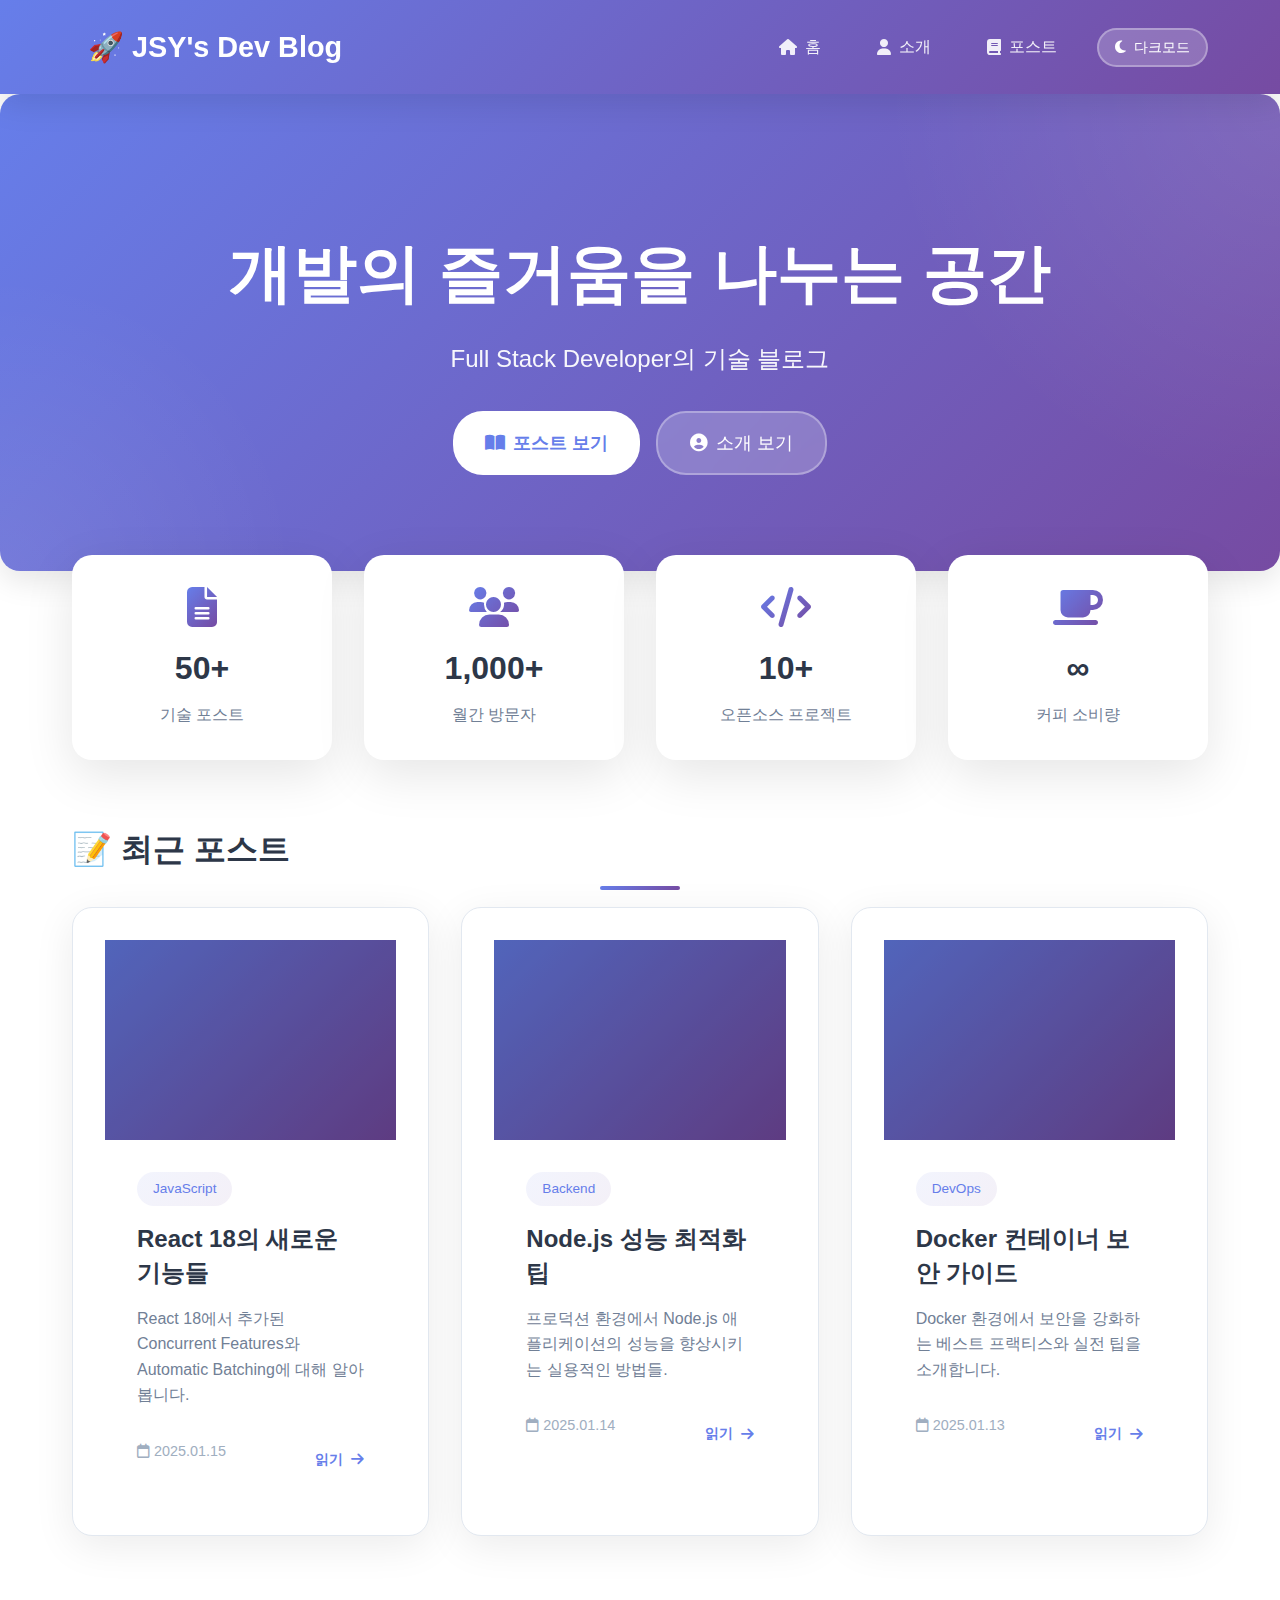
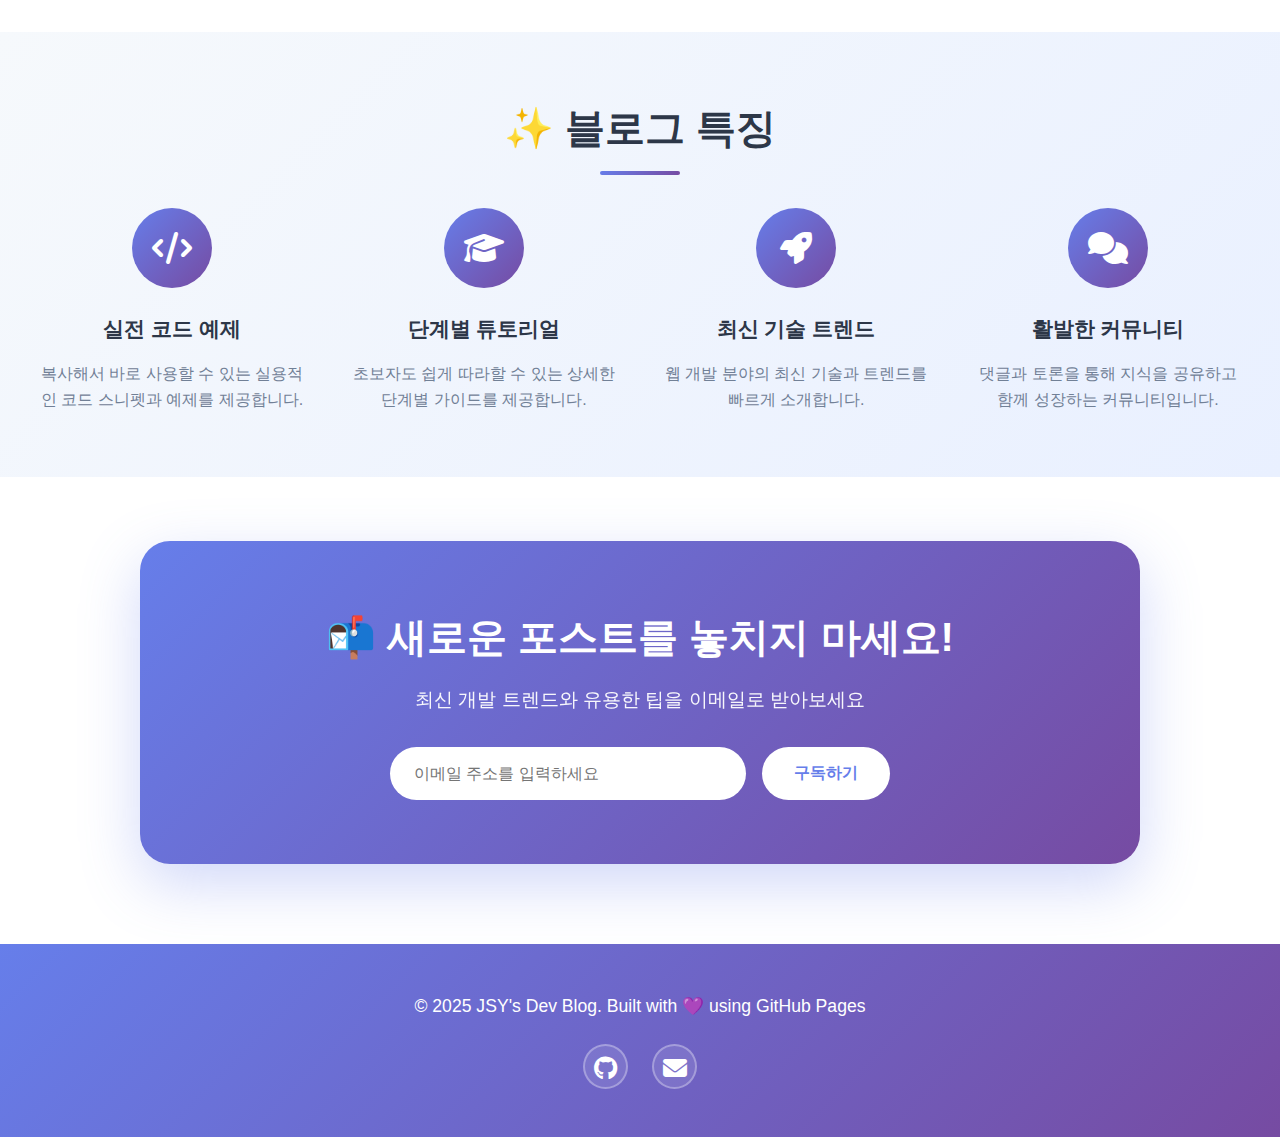
<file: index.html>
<!DOCTYPE html>
<html lang="ko">
<head>
    <meta charset="UTF-8">
    <meta name="viewport" content="width=device-width, initial-scale=1.0">
    <title>JSY's Dev Blog - Full Stack Developer</title>
    <link rel="stylesheet" href="modern-style.css">
    <link rel="stylesheet" href="https://cdnjs.cloudflare.com/ajax/libs/font-awesome/6.5.1/css/all.min.css">
    <style>
        /* 히어로 섹션 */
        .hero {
            background: linear-gradient(135deg, #667eea 0%, #764ba2 100%);
            color: white;
            padding: 8rem 2rem 6rem;
            text-align: center;
            position: relative;
            overflow: hidden;
        }
        
        .hero::before {
            content: '';
            position: absolute;
            width: 800px;
            height: 800px;
            background: radial-gradient(circle, rgba(255,255,255,0.1) 0%, transparent 70%);
            top: -400px;
            right: -400px;
            animation: floatAnimation 20s ease-in-out infinite;
        }
        
        .hero::after {
            content: '';
            position: absolute;
            width: 600px;
            height: 600px;
            background: radial-gradient(circle, rgba(255,255,255,0.08) 0%, transparent 70%);
            bottom: -300px;
            left: -300px;
            animation: floatAnimation 25s ease-in-out infinite reverse;
        }
        
        @keyframes floatAnimation {
            0%, 100% { transform: translate(0, 0) rotate(0deg); }
            50% { transform: translate(-30px, 30px) rotate(180deg); }
        }
        
        .hero h1 {
            font-size: 4rem;
            margin-bottom: 1rem;
            font-weight: 700;
            z-index: 1;
            position: relative;
            animation: fadeInUp 1s ease;
        }
        
        @keyframes fadeInUp {
            from {
                opacity: 0;
                transform: translateY(30px);
            }
            to {
                opacity: 1;
                transform: translateY(0);
            }
        }
        
        .hero .subtitle {
            font-size: 1.5rem;
            margin-bottom: 2rem;
            opacity: 0.95;
            animation: fadeInUp 1s ease 0.2s both;
        }
        
        .hero-buttons {
            display: flex;
            gap: 1rem;
            justify-content: center;
            flex-wrap: wrap;
            z-index: 1;
            position: relative;
            animation: fadeInUp 1s ease 0.4s both;
        }
        
        .btn-primary, .btn-secondary {
            padding: 1rem 2rem;
            border-radius: 30px;
            text-decoration: none;
            font-size: 1.1rem;
            transition: all 0.3s ease;
            display: inline-flex;
            align-items: center;
            gap: 0.5rem;
        }
        
        .btn-primary {
            background: white;
            color: #667eea;
            font-weight: 600;
        }
        
        .btn-primary:hover {
            transform: translateY(-3px);
            box-shadow: 0 15px 30px rgba(0,0,0,0.2);
        }
        
        .btn-secondary {
            background: rgba(255,255,255,0.2);
            color: white;
            backdrop-filter: blur(10px);
            border: 2px solid rgba(255,255,255,0.3);
        }
        
        .btn-secondary:hover {
            background: rgba(255,255,255,0.3);
            transform: translateY(-3px);
        }
        
        /* 통계 섹션 */
        .stats-section {
            display: grid;
            grid-template-columns: repeat(auto-fit, minmax(200px, 1fr));
            gap: 2rem;
            max-width: 1200px;
            margin: -4rem auto 4rem;
            padding: 0 2rem;
            z-index: 10;
            position: relative;
        }
        
        .stat-card {
            background: white;
            padding: 2rem;
            border-radius: 20px;
            box-shadow: 0 15px 50px rgba(0,0,0,0.1);
            text-align: center;
            transition: all 0.3s ease;
        }
        
        .stat-card:hover {
            transform: translateY(-10px);
            box-shadow: 0 20px 60px rgba(102,126,234,0.2);
        }
        
        .stat-card i {
            font-size: 2.5rem;
            background: linear-gradient(135deg, #667eea 0%, #764ba2 100%);
            -webkit-background-clip: text;
            -webkit-text-fill-color: transparent;
            margin-bottom: 1rem;
        }
        
        .stat-card h3 {
            font-size: 2rem;
            color: #2d3748;
            margin-bottom: 0.5rem;
        }
        
        .stat-card p {
            color: #718096;
            font-size: 1rem;
        }
        
        /* 최근 포스트 섹션 */
        .recent-posts {
            max-width: 1200px;
            margin: 0 auto;
            padding: 0 2rem 4rem;
        }
        
        .section-title {
            text-align: center;
            font-size: 2.5rem;
            color: #2d3748;
            margin-bottom: 3rem;
            position: relative;
        }
        
        .section-title::after {
            content: '';
            position: absolute;
            bottom: -15px;
            left: 50%;
            transform: translateX(-50%);
            width: 80px;
            height: 4px;
            background: linear-gradient(135deg, #667eea 0%, #764ba2 100%);
            border-radius: 2px;
        }
        
        .posts-grid {
            display: grid;
            grid-template-columns: repeat(auto-fit, minmax(350px, 1fr));
            gap: 2rem;
        }
        
        .post-card {
            background: white;
            border-radius: 20px;
            overflow: hidden;
            box-shadow: 0 10px 40px rgba(0,0,0,0.08);
            transition: all 0.3s ease;
            cursor: pointer;
        }
        
        .post-card:hover {
            transform: translateY(-10px);
            box-shadow: 0 20px 60px rgba(102,126,234,0.15);
        }
        
        .post-thumbnail {
            height: 200px;
            background: linear-gradient(135deg, #667eea 0%, #764ba2 100%);
            position: relative;
            overflow: hidden;
        }
        
        .post-thumbnail::after {
            content: '';
            position: absolute;
            top: 0;
            left: 0;
            right: 0;
            bottom: 0;
            background: rgba(0,0,0,0.2);
            transition: opacity 0.3s;
        }
        
        .post-card:hover .post-thumbnail::after {
            opacity: 0;
        }
        
        .post-content {
            padding: 2rem;
        }
        
        .post-category {
            display: inline-block;
            background: linear-gradient(135deg, #667eea15 0%, #764ba215 100%);
            color: #667eea;
            padding: 0.4rem 1rem;
            border-radius: 20px;
            font-size: 0.85rem;
            margin-bottom: 1rem;
        }
        
        .post-title {
            font-size: 1.5rem;
            color: #2d3748;
            margin-bottom: 1rem;
            line-height: 1.4;
        }
        
        .post-excerpt {
            color: #718096;
            line-height: 1.6;
            margin-bottom: 1.5rem;
        }
        
        .post-meta {
            display: flex;
            justify-content: space-between;
            align-items: center;
            color: #a0aec0;
            font-size: 0.9rem;
        }
        
        .read-more {
            color: #667eea;
            font-weight: 600;
            text-decoration: none;
            display: inline-flex;
            align-items: center;
            gap: 0.5rem;
            transition: gap 0.3s;
        }
        
        .read-more:hover {
            gap: 1rem;
        }
        
        /* 특징 섹션 */
        .features-section {
            background: linear-gradient(135deg, #f6f9fc 0%, #e9f0ff 100%);
            padding: 4rem 2rem;
            margin-bottom: 4rem;
        }
        
        .features-grid {
            max-width: 1200px;
            margin: 0 auto;
            display: grid;
            grid-template-columns: repeat(auto-fit, minmax(250px, 1fr));
            gap: 3rem;
        }
        
        .feature-card {
            text-align: center;
        }
        
        .feature-icon {
            width: 80px;
            height: 80px;
            background: linear-gradient(135deg, #667eea 0%, #764ba2 100%);
            border-radius: 50%;
            display: flex;
            align-items: center;
            justify-content: center;
            margin: 0 auto 1.5rem;
            font-size: 2rem;
            color: white;
            transition: transform 0.3s;
        }
        
        .feature-card:hover .feature-icon {
            transform: scale(1.1) rotate(5deg);
        }
        
        .feature-card h3 {
            color: #2d3748;
            font-size: 1.3rem;
            margin-bottom: 1rem;
        }
        
        .feature-card p {
            color: #718096;
            line-height: 1.6;
        }
        
        /* CTA 섹션 */
        .cta-section {
            background: linear-gradient(135deg, #667eea 0%, #764ba2 100%);
            padding: 4rem 2rem;
            text-align: center;
            color: white;
            border-radius: 30px;
            max-width: 1000px;
            margin: 0 auto 4rem;
            box-shadow: 0 20px 60px rgba(102,126,234,0.3);
        }
        
        .cta-section h2 {
            font-size: 2.5rem;
            margin-bottom: 1rem;
        }
        
        .cta-section p {
            font-size: 1.2rem;
            margin-bottom: 2rem;
            opacity: 0.95;
        }
        
        .newsletter-form {
            display: flex;
            gap: 1rem;
            max-width: 500px;
            margin: 0 auto;
            flex-wrap: wrap;
            justify-content: center;
        }
        
        .newsletter-form input {
            flex: 1;
            min-width: 250px;
            padding: 1rem 1.5rem;
            border-radius: 30px;
            border: none;
            font-size: 1rem;
        }
        
        .newsletter-form button {
            padding: 1rem 2rem;
            border-radius: 30px;
            border: none;
            background: white;
            color: #667eea;
            font-weight: 600;
            font-size: 1rem;
            cursor: pointer;
            transition: all 0.3s;
        }
        
        .newsletter-form button:hover {
            transform: translateY(-3px);
            box-shadow: 0 15px 30px rgba(0,0,0,0.2);
        }
    </style>
</head>
<body>
    <header>
        <nav>
            <h1><a href="index.html">🚀 JSY's Dev Blog</a></h1>
            <ul>
                <li><a href="index.html"><i class="fas fa-home"></i> 홈</a></li>
                <li><a href="about.html"><i class="fas fa-user"></i> 소개</a></li>
                <li><a href="posts.html"><i class="fas fa-book"></i> 포스트</a></li>
                <li><button class="theme-toggle" onclick="toggleTheme()"><i class="fas fa-moon"></i> 다크모드</button></li>
            </ul>
        </nav>
    </header>

    <section class="hero">
        <h1>개발의 즐거움을 나누는 공간</h1>
        <p class="subtitle">Full Stack Developer의 기술 블로그</p>
        <div class="hero-buttons">
            <a href="posts.html" class="btn-primary">
                <i class="fas fa-book-open"></i> 포스트 보기
            </a>
            <a href="about.html" class="btn-secondary">
                <i class="fas fa-user-circle"></i> 소개 보기
            </a>
        </div>
    </section>

    <section class="stats-section">
        <div class="stat-card">
            <i class="fas fa-file-alt"></i>
            <h3>50+</h3>
            <p>기술 포스트</p>
        </div>
        <div class="stat-card">
            <i class="fas fa-users"></i>
            <h3>1,000+</h3>
            <p>월간 방문자</p>
        </div>
        <div class="stat-card">
            <i class="fas fa-code"></i>
            <h3>10+</h3>
            <p>오픈소스 프로젝트</p>
        </div>
        <div class="stat-card">
            <i class="fas fa-coffee"></i>
            <h3>∞</h3>
            <p>커피 소비량</p>
        </div>
    </section>

    <section class="recent-posts">
        <h2 class="section-title">📝 최근 포스트</h2>
        <div class="posts-grid">
            <article class="post-card">
                <div class="post-thumbnail"></div>
                <div class="post-content">
                    <span class="post-category">JavaScript</span>
                    <h3 class="post-title">React 18의 새로운 기능들</h3>
                    <p class="post-excerpt">React 18에서 추가된 Concurrent Features와 Automatic Batching에 대해 알아봅니다.</p>
                    <div class="post-meta">
                        <span><i class="far fa-calendar"></i> 2025.01.15</span>
                        <a href="#" class="read-more">읽기 <i class="fas fa-arrow-right"></i></a>
                    </div>
                </div>
            </article>
            
            <article class="post-card">
                <div class="post-thumbnail"></div>
                <div class="post-content">
                    <span class="post-category">Backend</span>
                    <h3 class="post-title">Node.js 성능 최적화 팁</h3>
                    <p class="post-excerpt">프로덕션 환경에서 Node.js 애플리케이션의 성능을 향상시키는 실용적인 방법들.</p>
                    <div class="post-meta">
                        <span><i class="far fa-calendar"></i> 2025.01.14</span>
                        <a href="#" class="read-more">읽기 <i class="fas fa-arrow-right"></i></a>
                    </div>
                </div>
            </article>
            
            <article class="post-card">
                <div class="post-thumbnail"></div>
                <div class="post-content">
                    <span class="post-category">DevOps</span>
                    <h3 class="post-title">Docker 컨테이너 보안 가이드</h3>
                    <p class="post-excerpt">Docker 환경에서 보안을 강화하는 베스트 프랙티스와 실전 팁을 소개합니다.</p>
                    <div class="post-meta">
                        <span><i class="far fa-calendar"></i> 2025.01.13</span>
                        <a href="#" class="read-more">읽기 <i class="fas fa-arrow-right"></i></a>
                    </div>
                </div>
            </article>
        </div>
    </section>

    <section class="features-section">
        <h2 class="section-title">✨ 블로그 특징</h2>
        <div class="features-grid">
            <div class="feature-card">
                <div class="feature-icon">
                    <i class="fas fa-code"></i>
                </div>
                <h3>실전 코드 예제</h3>
                <p>복사해서 바로 사용할 수 있는 실용적인 코드 스니펫과 예제를 제공합니다.</p>
            </div>
            <div class="feature-card">
                <div class="feature-icon">
                    <i class="fas fa-graduation-cap"></i>
                </div>
                <h3>단계별 튜토리얼</h3>
                <p>초보자도 쉽게 따라할 수 있는 상세한 단계별 가이드를 제공합니다.</p>
            </div>
            <div class="feature-card">
                <div class="feature-icon">
                    <i class="fas fa-rocket"></i>
                </div>
                <h3>최신 기술 트렌드</h3>
                <p>웹 개발 분야의 최신 기술과 트렌드를 빠르게 소개합니다.</p>
            </div>
            <div class="feature-card">
                <div class="feature-icon">
                    <i class="fas fa-comments"></i>
                </div>
                <h3>활발한 커뮤니티</h3>
                <p>댓글과 토론을 통해 지식을 공유하고 함께 성장하는 커뮤니티입니다.</p>
            </div>
        </div>
    </section>

    <section class="cta-section">
        <h2>📬 새로운 포스트를 놓치지 마세요!</h2>
        <p>최신 개발 트렌드와 유용한 팁을 이메일로 받아보세요</p>
        <form class="newsletter-form" onsubmit="subscribeNewsletter(event)">
            <input type="email" placeholder="이메일 주소를 입력하세요" required>
            <button type="submit">구독하기</button>
        </form>
    </section>

    <footer>
        <p>© 2025 JSY's Dev Blog. Built with 💜 using GitHub Pages</p>
        <div class="social-links">
            <a href="https://github.com/jsy0703" target="_blank"><i class="fab fa-github"></i></a>
            <a href="mailto:jsy0703@example.com"><i class="fas fa-envelope"></i></a>
        </div>
    </footer>

    <script>
        function toggleTheme() {
            const body = document.body;
            const button = document.querySelector('.theme-toggle');
            
            if (body.getAttribute('data-theme') === 'dark') {
                body.removeAttribute('data-theme');
                button.innerHTML = '<i class="fas fa-moon"></i> 다크모드';
                localStorage.setItem('theme', 'light');
            } else {
                body.setAttribute('data-theme', 'dark');
                button.innerHTML = '<i class="fas fa-sun"></i> 라이트모드';
                localStorage.setItem('theme', 'dark');
            }
        }
        
        function subscribeNewsletter(event) {
            event.preventDefault();
            alert('구독해 주셔서 감사합니다! 곧 확인 이메일을 보내드리겠습니다.');
            event.target.reset();
        }
        
        // 페이지 로드 시 저장된 테마 적용
        window.addEventListener('DOMContentLoaded', () => {
            const savedTheme = localStorage.getItem('theme');
            if (savedTheme === 'dark') {
                document.body.setAttribute('data-theme', 'dark');
                document.querySelector('.theme-toggle').innerHTML = '<i class="fas fa-sun"></i> 라이트모드';
            }
        });
    </script>
</body>
</html>
</file>
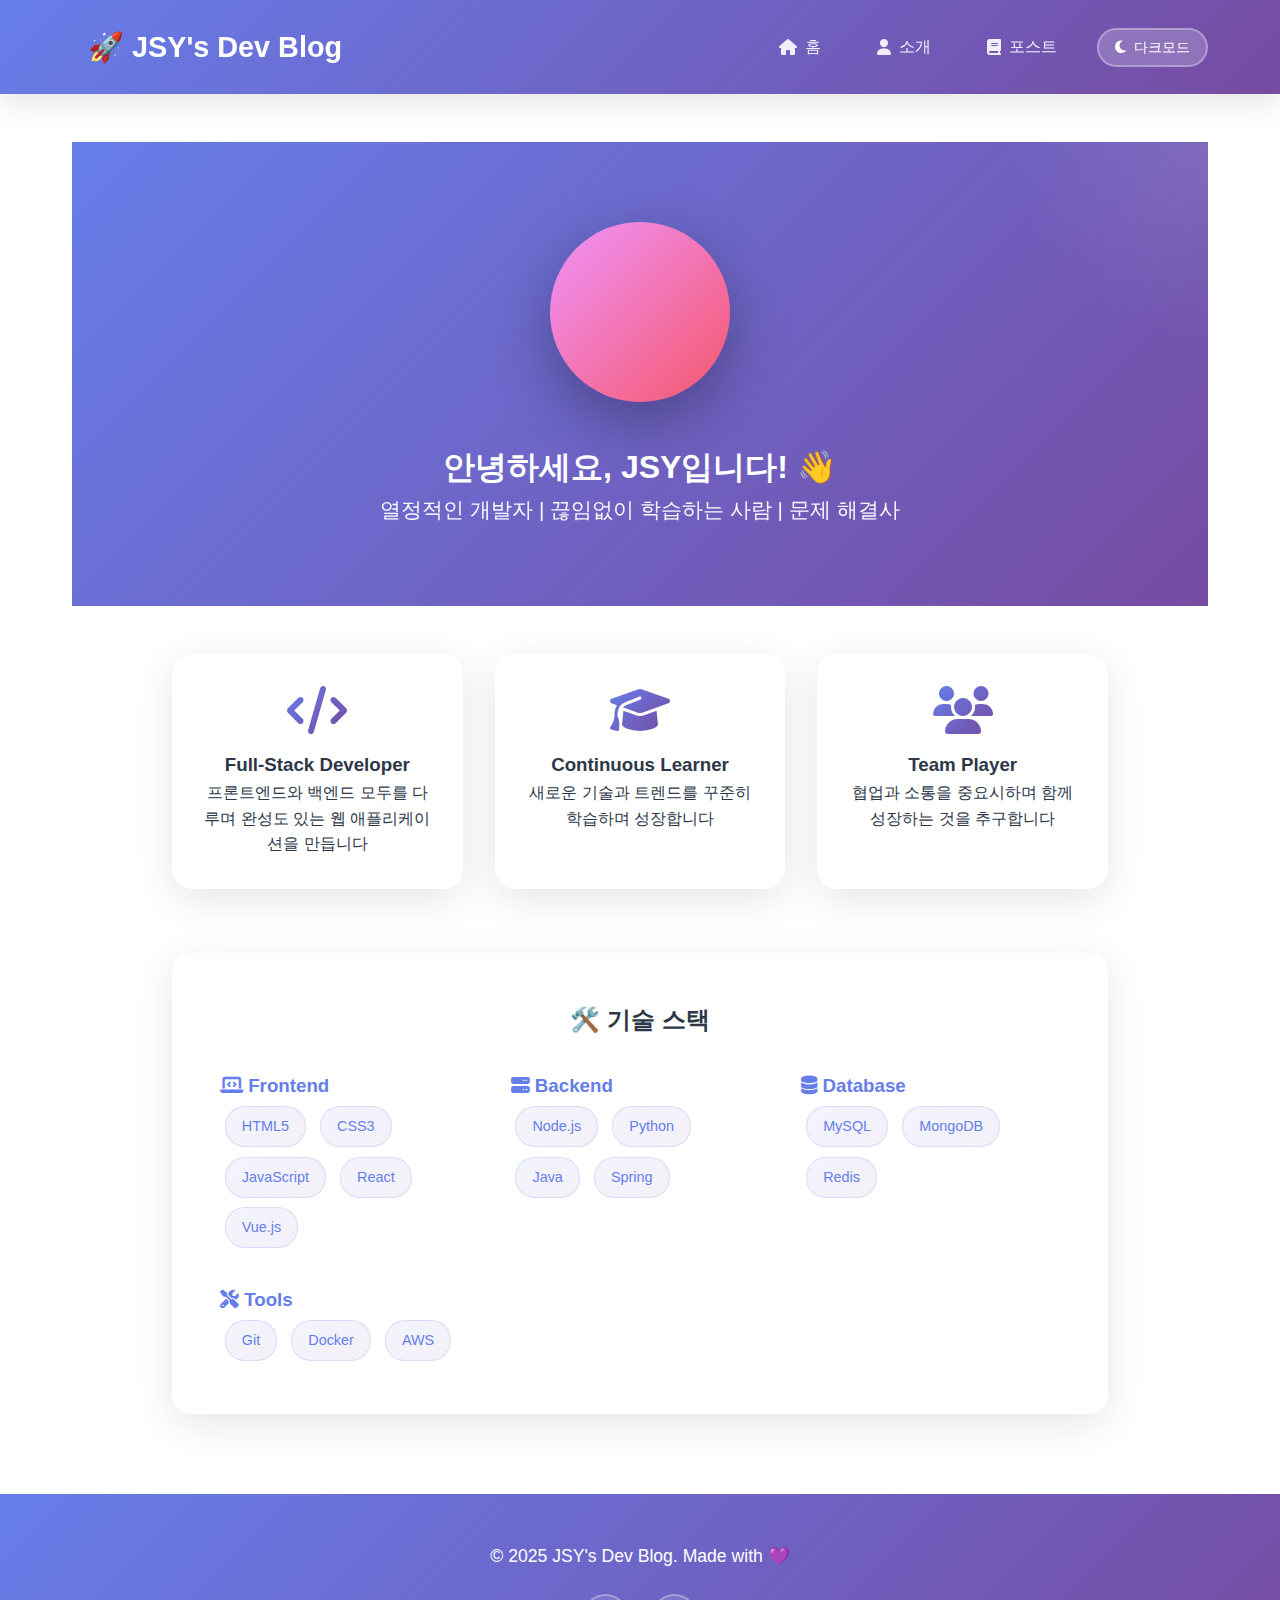
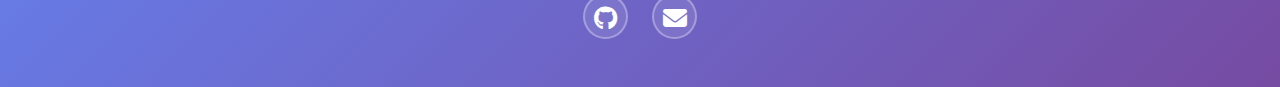
<file: about.html>
<!DOCTYPE html>
<html lang="ko">
<head>
    <meta charset="UTF-8">
    <meta name="viewport" content="width=device-width, initial-scale=1.0">
    <title>About Me - JSY's Dev Blog</title>
    <link rel="stylesheet" href="modern-style.css">
    <link rel="stylesheet" href="https://cdnjs.cloudflare.com/ajax/libs/font-awesome/6.5.1/css/all.min.css">
    <style>
        .about-hero {
            background: linear-gradient(135deg, #667eea 0%, #764ba2 100%);
            color: white;
            padding: 5rem 2rem;
            text-align: center;
            position: relative;
            overflow: hidden;
        }
        .about-hero::before {
            content: '';
            position: absolute;
            width: 400px;
            height: 400px;
            background: radial-gradient(circle, rgba(255,255,255,0.1) 0%, transparent 70%);
            top: -200px;
            right: -200px;
            animation: float 20s ease-in-out infinite;
        }
        @keyframes float {
            0%, 100% { transform: translate(0, 0) rotate(0deg); }
            50% { transform: translate(-50px, 50px) rotate(180deg); }
        }
        .profile-img {
            width: 180px;
            height: 180px;
            border-radius: 50%;
            background: linear-gradient(135deg, #f093fb 0%, #f5576c 100%);
            display: inline-block;
            padding: 5px;
            margin-bottom: 2rem;
            box-shadow: 0 20px 60px rgba(0,0,0,0.3);
        }
        .about-content {
            max-width: 1000px;
            margin: 3rem auto;
            padding: 0 2rem;
        }
        .info-cards {
            display: grid;
            grid-template-columns: repeat(auto-fit, minmax(250px, 1fr));
            gap: 2rem;
            margin-bottom: 4rem;
        }
        .info-card {
            background: white;
            padding: 2rem;
            border-radius: 20px;
            box-shadow: 0 10px 40px rgba(0,0,0,0.1);
            text-align: center;
            transition: all 0.3s ease;
        }
        .info-card:hover {
            transform: translateY(-10px);
            box-shadow: 0 20px 60px rgba(102,126,234,0.2);
        }
        .info-card i {
            font-size: 3rem;
            background: linear-gradient(135deg, #667eea 0%, #764ba2 100%);
            -webkit-background-clip: text;
            -webkit-text-fill-color: transparent;
            margin-bottom: 1rem;
        }
        .skills-section {
            background: white;
            padding: 3rem;
            border-radius: 20px;
            box-shadow: 0 10px 40px rgba(0,0,0,0.1);
            margin-bottom: 3rem;
        }
        .skills-grid {
            display: grid;
            grid-template-columns: repeat(auto-fit, minmax(200px, 1fr));
            gap: 2rem;
            margin-top: 2rem;
        }
        .skill-tag {
            background: linear-gradient(135deg, #667eea15 0%, #764ba215 100%);
            color: #667eea;
            padding: 0.5rem 1rem;
            border-radius: 20px;
            font-size: 0.9rem;
            border: 1px solid #667eea30;
            display: inline-block;
            margin: 0.3rem;
            transition: all 0.3s ease;
        }
        .skill-tag:hover {
            background: linear-gradient(135deg, #667eea 0%, #764ba2 100%);
            color: white;
            transform: scale(1.05);
        }
    </style>
</head>
<body>
    <header>
        <nav>
            <h1><a href="index.html">🚀 JSY's Dev Blog</a></h1>
            <ul>
                <li><a href="index.html"><i class="fas fa-home"></i> 홈</a></li>
                <li><a href="about.html" class="active"><i class="fas fa-user"></i> 소개</a></li>
                <li><a href="posts.html"><i class="fas fa-book"></i> 포스트</a></li>
                <li><button class="theme-toggle" onclick="toggleTheme()"><i class="fas fa-moon"></i> 다크모드</button></li>
            </ul>
        </nav>
    </header>

    <main>
        <div class="about-hero">
            <div class="profile-img"></div>
            <h1>안녕하세요, JSY입니다! 👋</h1>
            <p style="font-size: 1.3rem; opacity: 0.95;">열정적인 개발자 | 끊임없이 학습하는 사람 | 문제 해결사</p>
        </div>
        
        <div class="about-content">
            <div class="info-cards">
                <div class="info-card">
                    <i class="fas fa-code"></i>
                    <h3>Full-Stack Developer</h3>
                    <p>프론트엔드와 백엔드 모두를 다루며 완성도 있는 웹 애플리케이션을 만듭니다</p>
                </div>
                <div class="info-card">
                    <i class="fas fa-graduation-cap"></i>
                    <h3>Continuous Learner</h3>
                    <p>새로운 기술과 트렌드를 꾸준히 학습하며 성장합니다</p>
                </div>
                <div class="info-card">
                    <i class="fas fa-users"></i>
                    <h3>Team Player</h3>
                    <p>협업과 소통을 중요시하며 함께 성장하는 것을 추구합니다</p>
                </div>
            </div>
            
            <div class="skills-section">
                <h2 style="text-align: center; margin-bottom: 2rem;">🛠️ 기술 스택</h2>
                <div class="skills-grid">
                    <div>
                        <h3 style="color: #667eea;"><i class="fas fa-laptop-code"></i> Frontend</h3>
                        <div>
                            <span class="skill-tag">HTML5</span>
                            <span class="skill-tag">CSS3</span>
                            <span class="skill-tag">JavaScript</span>
                            <span class="skill-tag">React</span>
                            <span class="skill-tag">Vue.js</span>
                        </div>
                    </div>
                    <div>
                        <h3 style="color: #667eea;"><i class="fas fa-server"></i> Backend</h3>
                        <div>
                            <span class="skill-tag">Node.js</span>
                            <span class="skill-tag">Python</span>
                            <span class="skill-tag">Java</span>
                            <span class="skill-tag">Spring</span>
                        </div>
                    </div>
                    <div>
                        <h3 style="color: #667eea;"><i class="fas fa-database"></i> Database</h3>
                        <div>
                            <span class="skill-tag">MySQL</span>
                            <span class="skill-tag">MongoDB</span>
                            <span class="skill-tag">Redis</span>
                        </div>
                    </div>
                    <div>
                        <h3 style="color: #667eea;"><i class="fas fa-tools"></i> Tools</h3>
                        <div>
                            <span class="skill-tag">Git</span>
                            <span class="skill-tag">Docker</span>
                            <span class="skill-tag">AWS</span>
                        </div>
                    </div>
                </div>
            </div>
        </div>
    </main>

    <footer>
        <p>© 2025 JSY's Dev Blog. Made with 💜</p>
        <div class="social-links">
            <a href="https://github.com/jsy0703" target="_blank"><i class="fab fa-github"></i></a>
            <a href="mailto:jsy0703@example.com"><i class="fas fa-envelope"></i></a>
        </div>
    </footer>

    <script>
        function toggleTheme() {
            const body = document.body;
            const button = document.querySelector('.theme-toggle');
            
            if (body.getAttribute('data-theme') === 'dark') {
                body.removeAttribute('data-theme');
                button.innerHTML = '<i class="fas fa-moon"></i> 다크모드';
            } else {
                body.setAttribute('data-theme', 'dark');
                button.innerHTML = '<i class="fas fa-sun"></i> 라이트모드';
            }
        }
    </script>
</body>
</html>
</file>
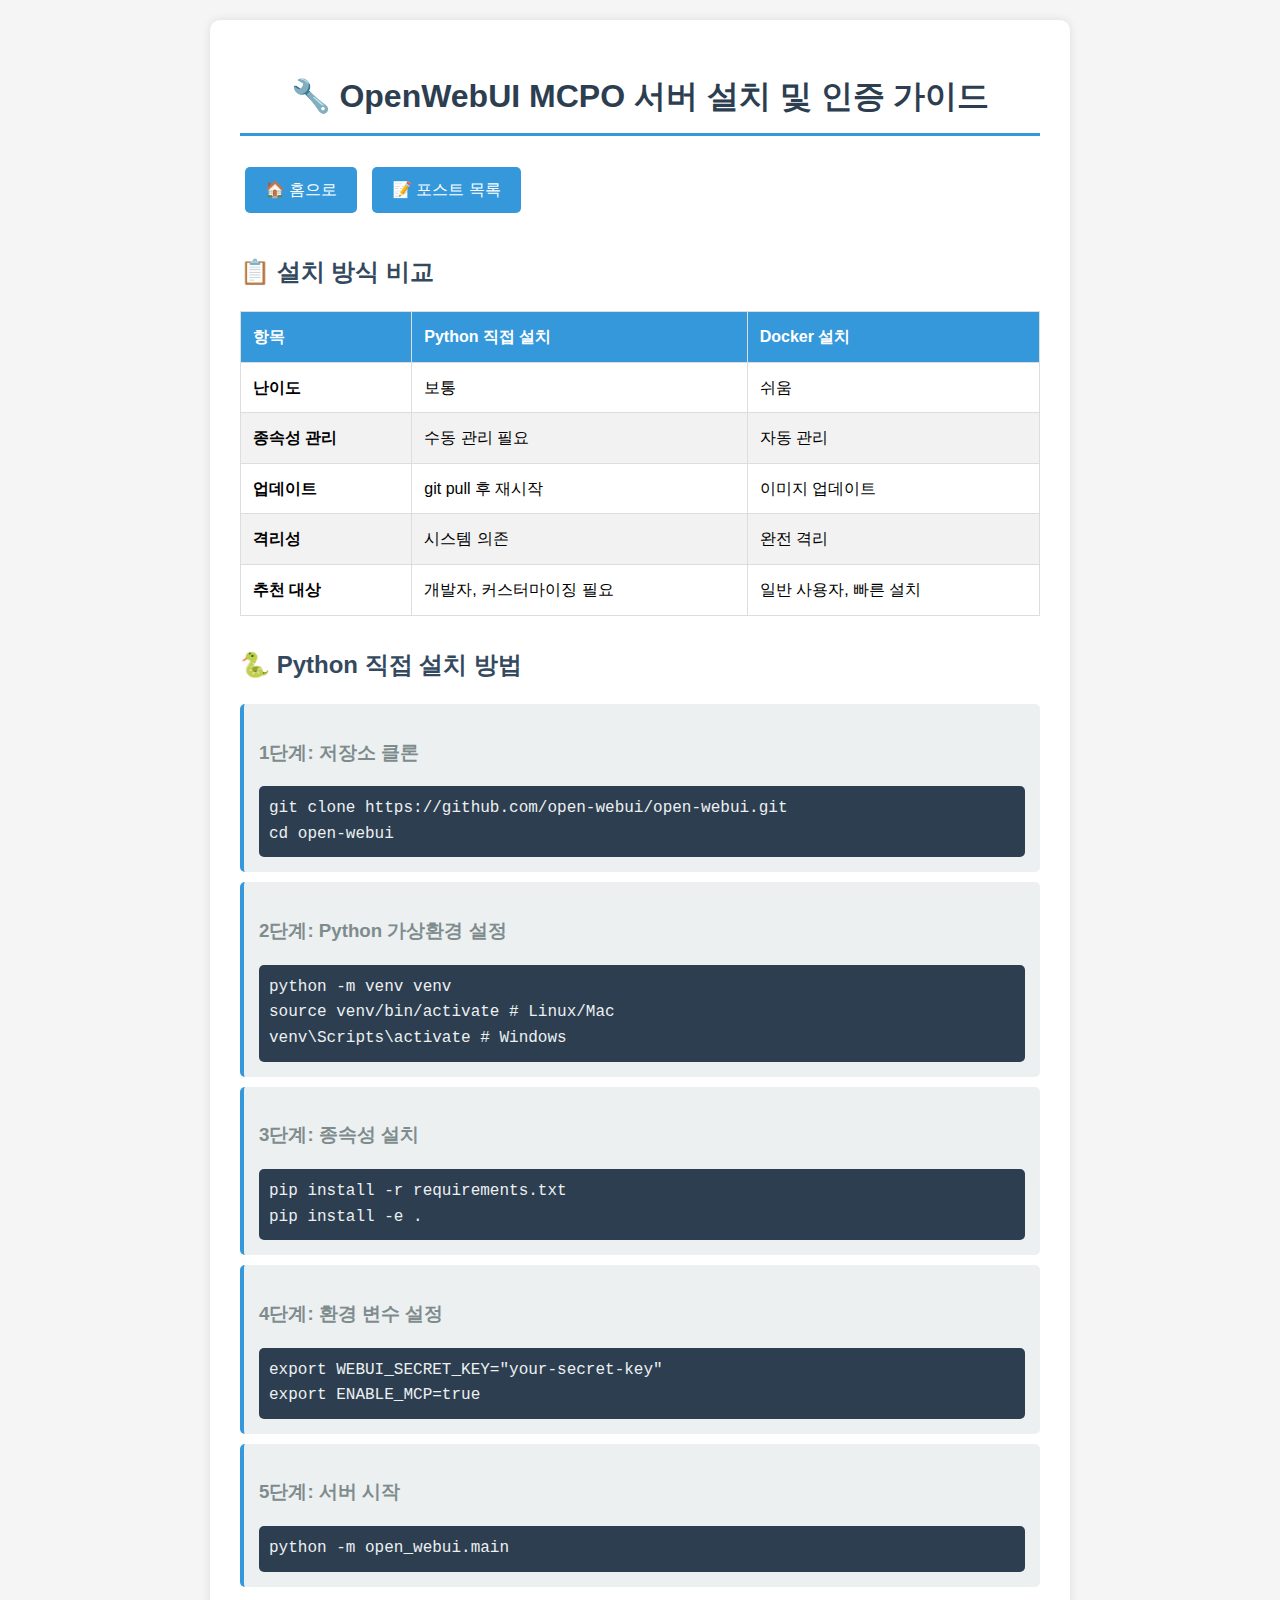
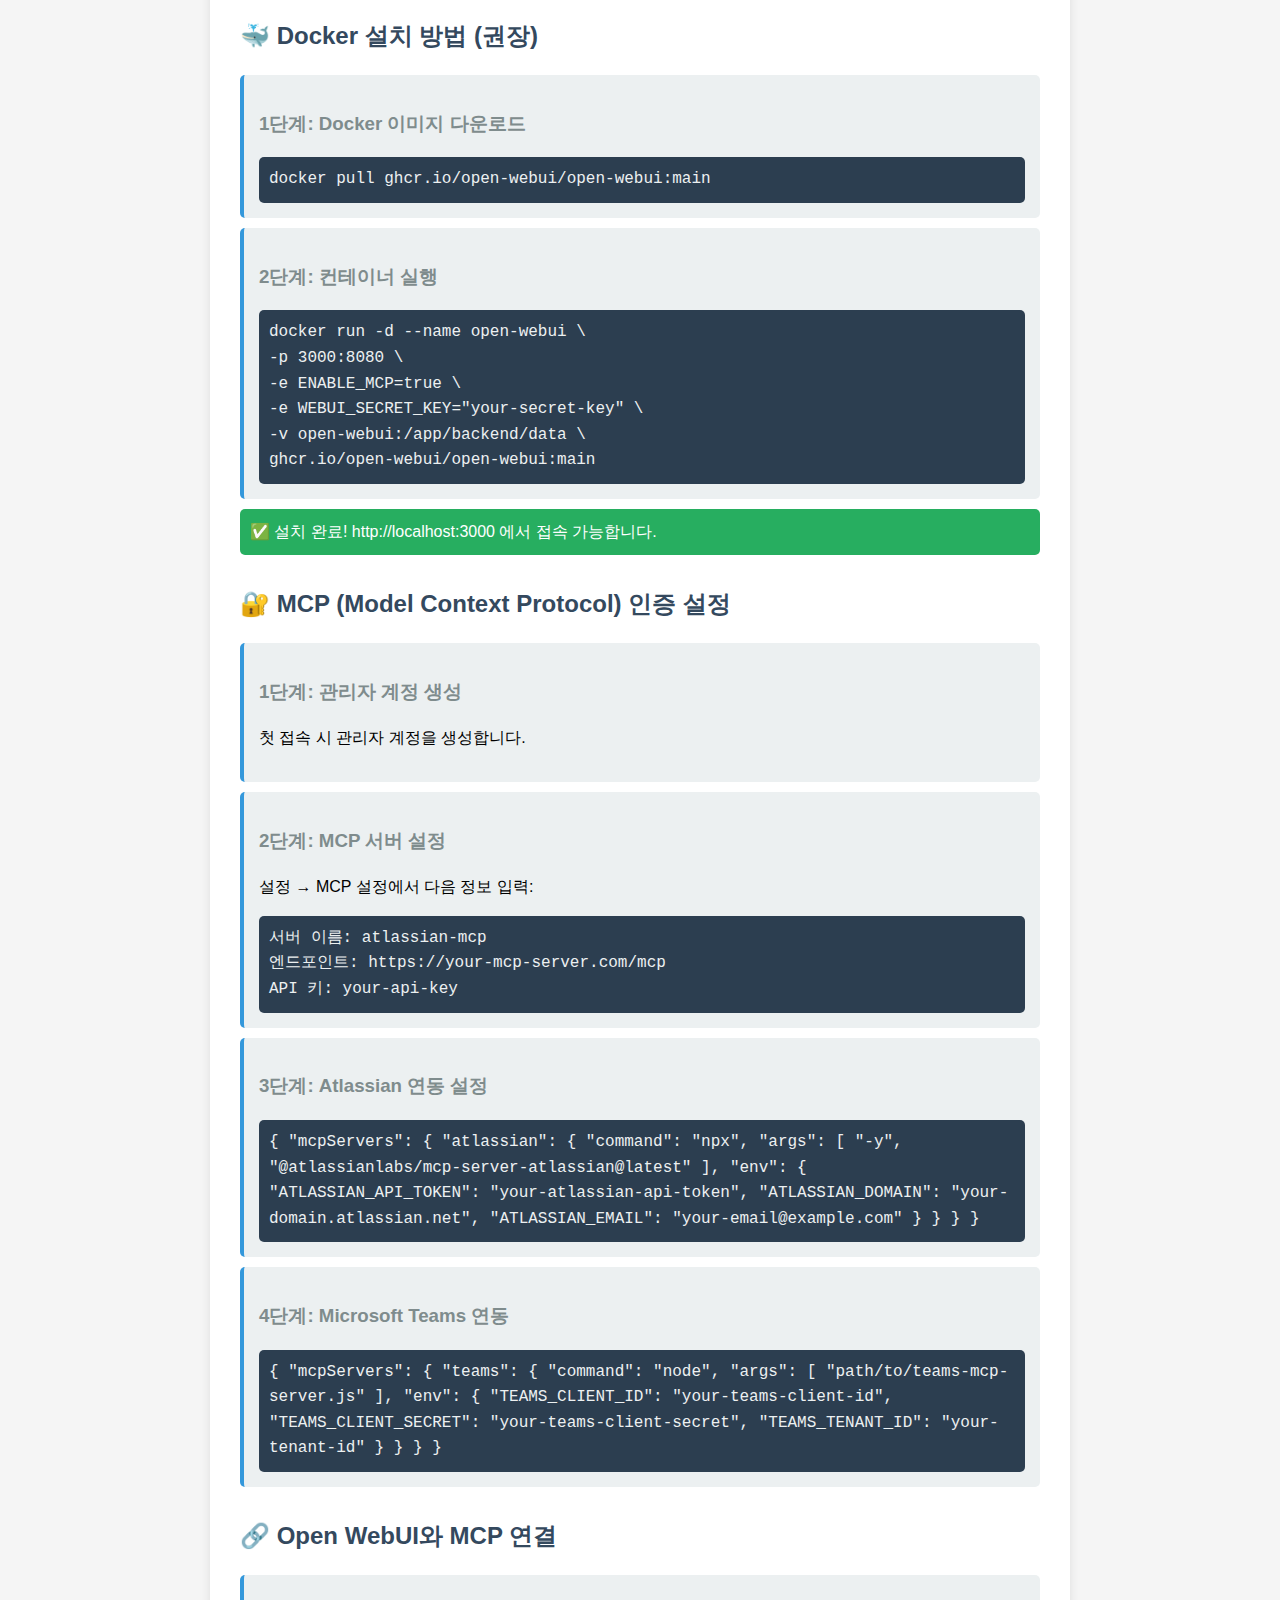
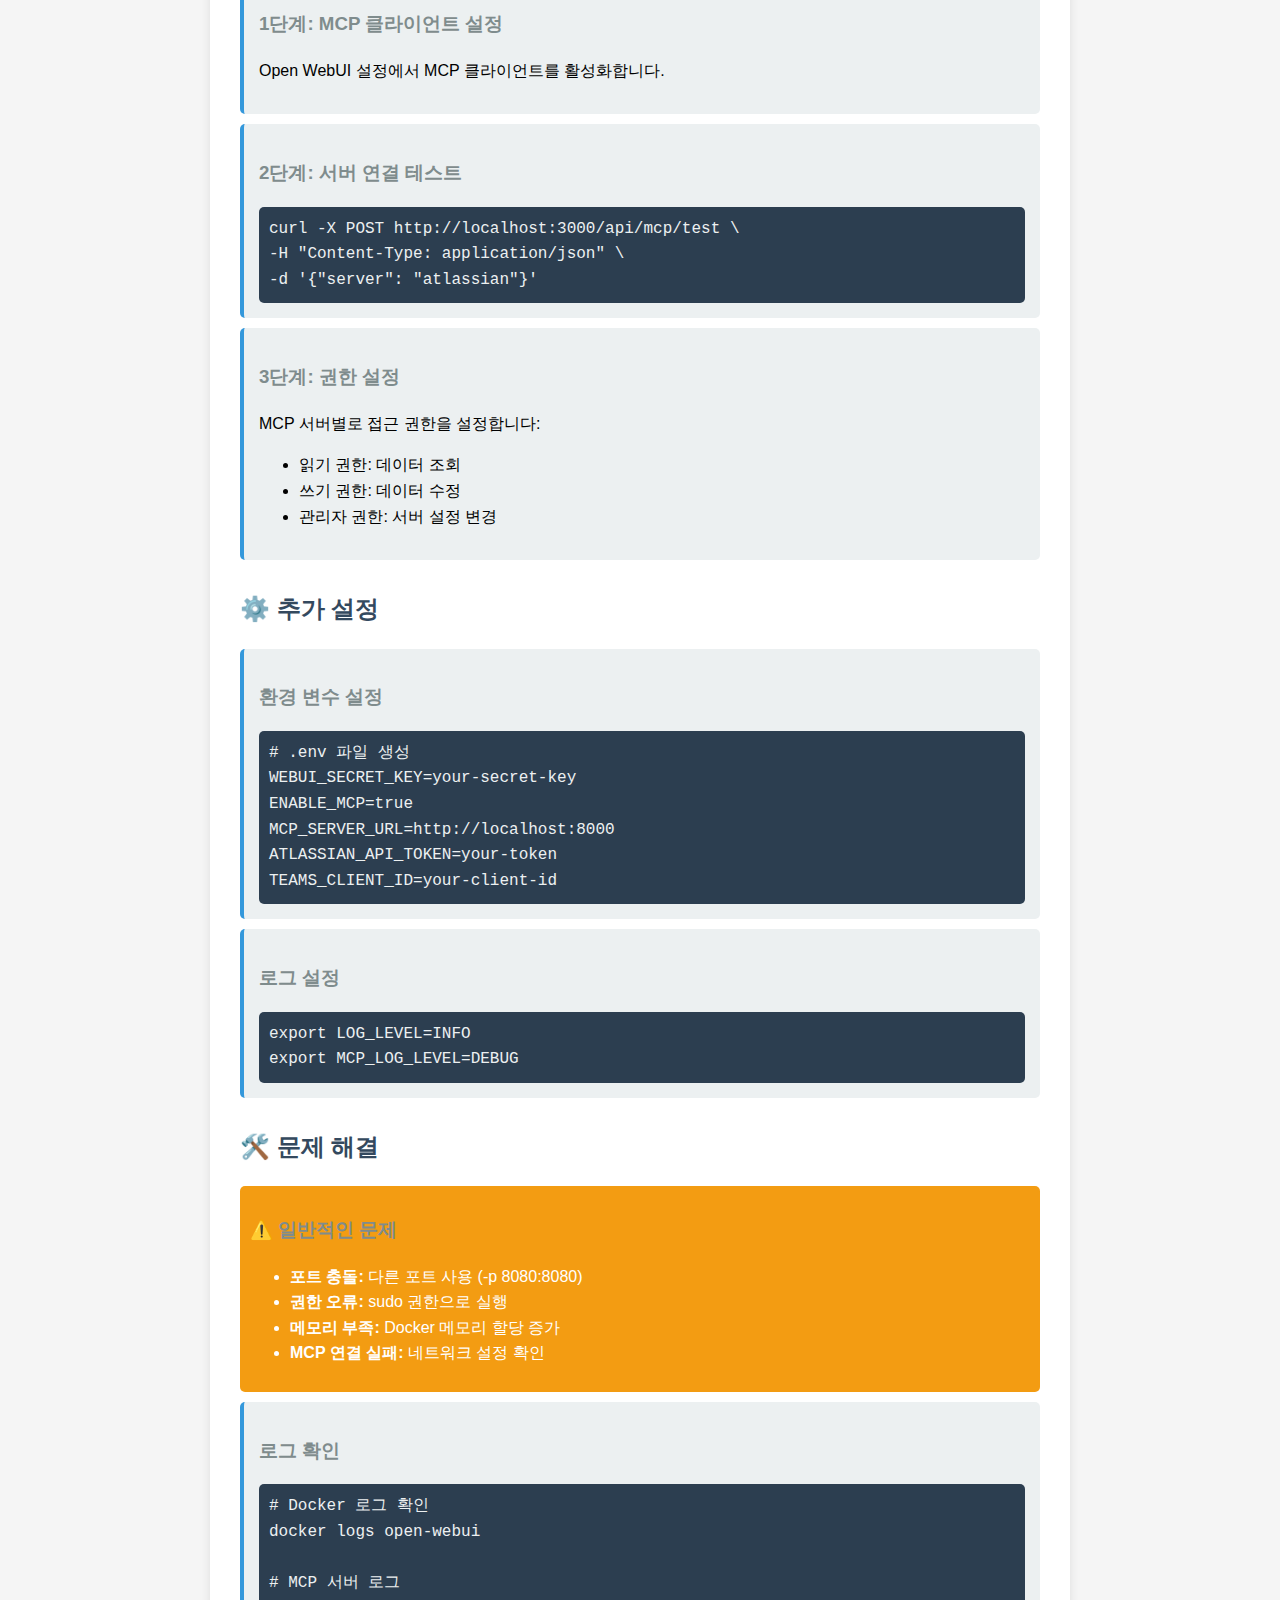
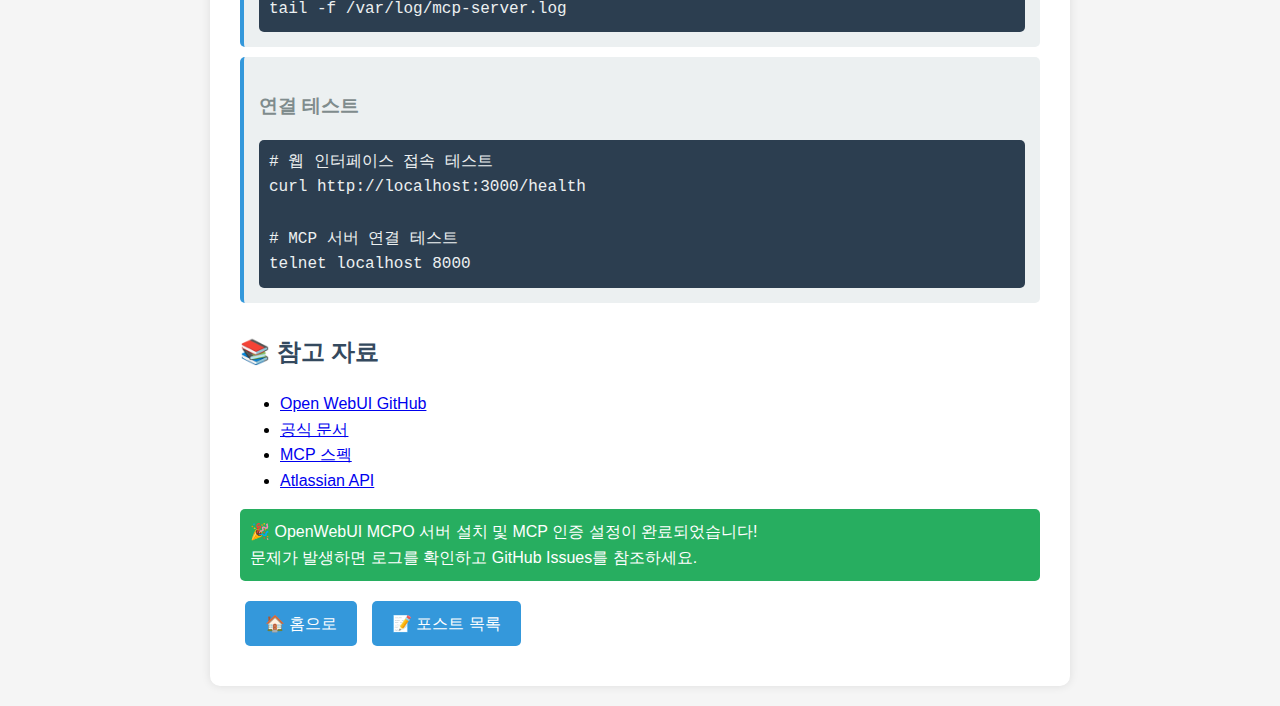
<file: mcpo-server-guide.html>
<!DOCTYPE html>
<html lang="ko">
<head>
    <meta charset="UTF-8">
    <meta name="viewport" content="width=device-width, initial-scale=1.0">
    <title>OpenWebUI MCPO 서버 설치 및 인증 가이드</title>
    <style>
        body {
            font-family: 'Segoe UI', Tahoma, Geneva, Verdana, sans-serif;
            line-height: 1.6;
            margin: 0;
            padding: 20px;
            background-color: #f5f5f5;
        }
        .container {
            max-width: 800px;
            margin: 0 auto;
            background: white;
            padding: 30px;
            border-radius: 10px;
            box-shadow: 0 0 10px rgba(0,0,0,0.1);
        }
        h1 {
            color: #2c3e50;
            text-align: center;
            border-bottom: 3px solid #3498db;
            padding-bottom: 10px;
        }
        h2 {
            color: #34495e;
            margin-top: 30px;
        }
        h3 {
            color: #7f8c8d;
        }
        .step {
            background: #ecf0f1;
            padding: 15px;
            margin: 10px 0;
            border-left: 4px solid #3498db;
            border-radius: 5px;
        }
        .code {
            background: #2c3e50;
            color: #ecf0f1;
            padding: 10px;
            border-radius: 5px;
            font-family: 'Courier New', monospace;
            overflow-x: auto;
        }
        .warning {
            background: #f39c12;
            color: white;
            padding: 10px;
            border-radius: 5px;
            margin: 10px 0;
        }
        .success {
            background: #27ae60;
            color: white;
            padding: 10px;
            border-radius: 5px;
            margin: 10px 0;
        }
        table {
            width: 100%;
            border-collapse: collapse;
            margin: 20px 0;
        }
        th, td {
            border: 1px solid #ddd;
            padding: 12px;
            text-align: left;
        }
        th {
            background-color: #3498db;
            color: white;
        }
        tr:nth-child(even) {
            background-color: #f2f2f2;
        }
        .nav-button {
            display: inline-block;
            background: #3498db;
            color: white;
            padding: 10px 20px;
            text-decoration: none;
            border-radius: 5px;
            margin: 10px 5px;
            transition: background 0.3s;
        }
        .nav-button:hover {
            background: #2980b9;
        }
    </style>
</head>
<body>
    <div class="container">
        <h1>🔧 OpenWebUI MCPO 서버 설치 및 인증 가이드</h1>
        
        <div class="nav-buttons">
            <a href="index.html" class="nav-button">🏠 홈으로</a>
            <a href="posts.html" class="nav-button">📝 포스트 목록</a>
        </div>

        <h2>📋 설치 방식 비교</h2>
        <table>
            <thead>
                <tr>
                    <th>항목</th>
                    <th>Python 직접 설치</th>
                    <th>Docker 설치</th>
                </tr>
            </thead>
            <tbody>
                <tr>
                    <td><strong>난이도</strong></td>
                    <td>보통</td>
                    <td>쉬움</td>
                </tr>
                <tr>
                    <td><strong>종속성 관리</strong></td>
                    <td>수동 관리 필요</td>
                    <td>자동 관리</td>
                </tr>
                <tr>
                    <td><strong>업데이트</strong></td>
                    <td>git pull 후 재시작</td>
                    <td>이미지 업데이트</td>
                </tr>
                <tr>
                    <td><strong>격리성</strong></td>
                    <td>시스템 의존</td>
                    <td>완전 격리</td>
                </tr>
                <tr>
                    <td><strong>추천 대상</strong></td>
                    <td>개발자, 커스터마이징 필요</td>
                    <td>일반 사용자, 빠른 설치</td>
                </tr>
            </tbody>
        </table>

        <h2>🐍 Python 직접 설치 방법</h2>
        
        <div class="step">
            <h3>1단계: 저장소 클론</h3>
            <div class="code">
git clone https://github.com/open-webui/open-webui.git<br>
cd open-webui
            </div>
        </div>

        <div class="step">
            <h3>2단계: Python 가상환경 설정</h3>
            <div class="code">
python -m venv venv<br>
source venv/bin/activate  # Linux/Mac<br>
venv\Scripts\activate     # Windows
            </div>
        </div>

        <div class="step">
            <h3>3단계: 종속성 설치</h3>
            <div class="code">
pip install -r requirements.txt<br>
pip install -e .
            </div>
        </div>

        <div class="step">
            <h3>4단계: 환경 변수 설정</h3>
            <div class="code">
export WEBUI_SECRET_KEY="your-secret-key"<br>
export ENABLE_MCP=true
            </div>
        </div>

        <div class="step">
            <h3>5단계: 서버 시작</h3>
            <div class="code">
python -m open_webui.main
            </div>
        </div>

        <h2>🐳 Docker 설치 방법 (권장)</h2>
        
        <div class="step">
            <h3>1단계: Docker 이미지 다운로드</h3>
            <div class="code">
docker pull ghcr.io/open-webui/open-webui:main
            </div>
        </div>

        <div class="step">
            <h3>2단계: 컨테이너 실행</h3>
            <div class="code">
docker run -d --name open-webui \<br>
  -p 3000:8080 \<br>
  -e ENABLE_MCP=true \<br>
  -e WEBUI_SECRET_KEY="your-secret-key" \<br>
  -v open-webui:/app/backend/data \<br>
  ghcr.io/open-webui/open-webui:main
            </div>
        </div>

        <div class="success">
            ✅ 설치 완료! http://localhost:3000 에서 접속 가능합니다.
        </div>

        <h2>🔐 MCP (Model Context Protocol) 인증 설정</h2>
        
        <div class="step">
            <h3>1단계: 관리자 계정 생성</h3>
            <p>첫 접속 시 관리자 계정을 생성합니다.</p>
        </div>

        <div class="step">
            <h3>2단계: MCP 서버 설정</h3>
            <p>설정 → MCP 설정에서 다음 정보 입력:</p>
            <div class="code">
서버 이름: atlassian-mcp<br>
엔드포인트: https://your-mcp-server.com/mcp<br>
API 키: your-api-key
            </div>
        </div>

        <div class="step">
            <h3>3단계: Atlassian 연동 설정</h3>
            <div class="code">
{
  "mcpServers": {
    "atlassian": {
      "command": "npx",
      "args": [
        "-y",
        "@atlassianlabs/mcp-server-atlassian@latest"
      ],
      "env": {
        "ATLASSIAN_API_TOKEN": "your-atlassian-api-token",
        "ATLASSIAN_DOMAIN": "your-domain.atlassian.net",
        "ATLASSIAN_EMAIL": "your-email@example.com"
      }
    }
  }
}
            </div>
        </div>

        <div class="step">
            <h3>4단계: Microsoft Teams 연동</h3>
            <div class="code">
{
  "mcpServers": {
    "teams": {
      "command": "node",
      "args": [
        "path/to/teams-mcp-server.js"
      ],
      "env": {
        "TEAMS_CLIENT_ID": "your-teams-client-id",
        "TEAMS_CLIENT_SECRET": "your-teams-client-secret",
        "TEAMS_TENANT_ID": "your-tenant-id"
      }
    }
  }
}
            </div>
        </div>

        <h2>🔗 Open WebUI와 MCP 연결</h2>
        
        <div class="step">
            <h3>1단계: MCP 클라이언트 설정</h3>
            <p>Open WebUI 설정에서 MCP 클라이언트를 활성화합니다.</p>
        </div>

        <div class="step">
            <h3>2단계: 서버 연결 테스트</h3>
            <div class="code">
curl -X POST http://localhost:3000/api/mcp/test \<br>
  -H "Content-Type: application/json" \<br>
  -d '{"server": "atlassian"}'
            </div>
        </div>

        <div class="step">
            <h3>3단계: 권한 설정</h3>
            <p>MCP 서버별로 접근 권한을 설정합니다:</p>
            <ul>
                <li>읽기 권한: 데이터 조회</li>
                <li>쓰기 권한: 데이터 수정</li>
                <li>관리자 권한: 서버 설정 변경</li>
            </ul>
        </div>

        <h2>⚙️ 추가 설정</h2>
        
        <div class="step">
            <h3>환경 변수 설정</h3>
            <div class="code">
# .env 파일 생성<br>
WEBUI_SECRET_KEY=your-secret-key<br>
ENABLE_MCP=true<br>
MCP_SERVER_URL=http://localhost:8000<br>
ATLASSIAN_API_TOKEN=your-token<br>
TEAMS_CLIENT_ID=your-client-id
            </div>
        </div>

        <div class="step">
            <h3>로그 설정</h3>
            <div class="code">
export LOG_LEVEL=INFO<br>
export MCP_LOG_LEVEL=DEBUG
            </div>
        </div>

        <h2>🛠️ 문제 해결</h2>
        
        <div class="warning">
            <h3>⚠️ 일반적인 문제</h3>
            <ul>
                <li><strong>포트 충돌:</strong> 다른 포트 사용 (-p 8080:8080)</li>
                <li><strong>권한 오류:</strong> sudo 권한으로 실행</li>
                <li><strong>메모리 부족:</strong> Docker 메모리 할당 증가</li>
                <li><strong>MCP 연결 실패:</strong> 네트워크 설정 확인</li>
            </ul>
        </div>

        <div class="step">
            <h3>로그 확인</h3>
            <div class="code">
# Docker 로그 확인<br>
docker logs open-webui<br><br>
# MCP 서버 로그<br>
tail -f /var/log/mcp-server.log
            </div>
        </div>

        <div class="step">
            <h3>연결 테스트</h3>
            <div class="code">
# 웹 인터페이스 접속 테스트<br>
curl http://localhost:3000/health<br><br>
# MCP 서버 연결 테스트<br>
telnet localhost 8000
            </div>
        </div>

        <h2>📚 참고 자료</h2>
        <ul>
            <li><a href="https://github.com/open-webui/open-webui" target="_blank">Open WebUI GitHub</a></li>
            <li><a href="https://docs.open-webui.com/" target="_blank">공식 문서</a></li>
            <li><a href="https://github.com/modelcontextprotocol/specification" target="_blank">MCP 스펙</a></li>
            <li><a href="https://developer.atlassian.com/cloud/confluence/rest/v2/" target="_blank">Atlassian API</a></li>
        </ul>

        <div class="success">
            🎉 OpenWebUI MCPO 서버 설치 및 MCP 인증 설정이 완료되었습니다!<br>
            문제가 발생하면 로그를 확인하고 GitHub Issues를 참조하세요.
        </div>
        
        <div class="nav-buttons">
            <a href="index.html" class="nav-button">🏠 홈으로</a>
            <a href="posts.html" class="nav-button">📝 포스트 목록</a>
        </div>
    </div>
</body>
</html>
</file>
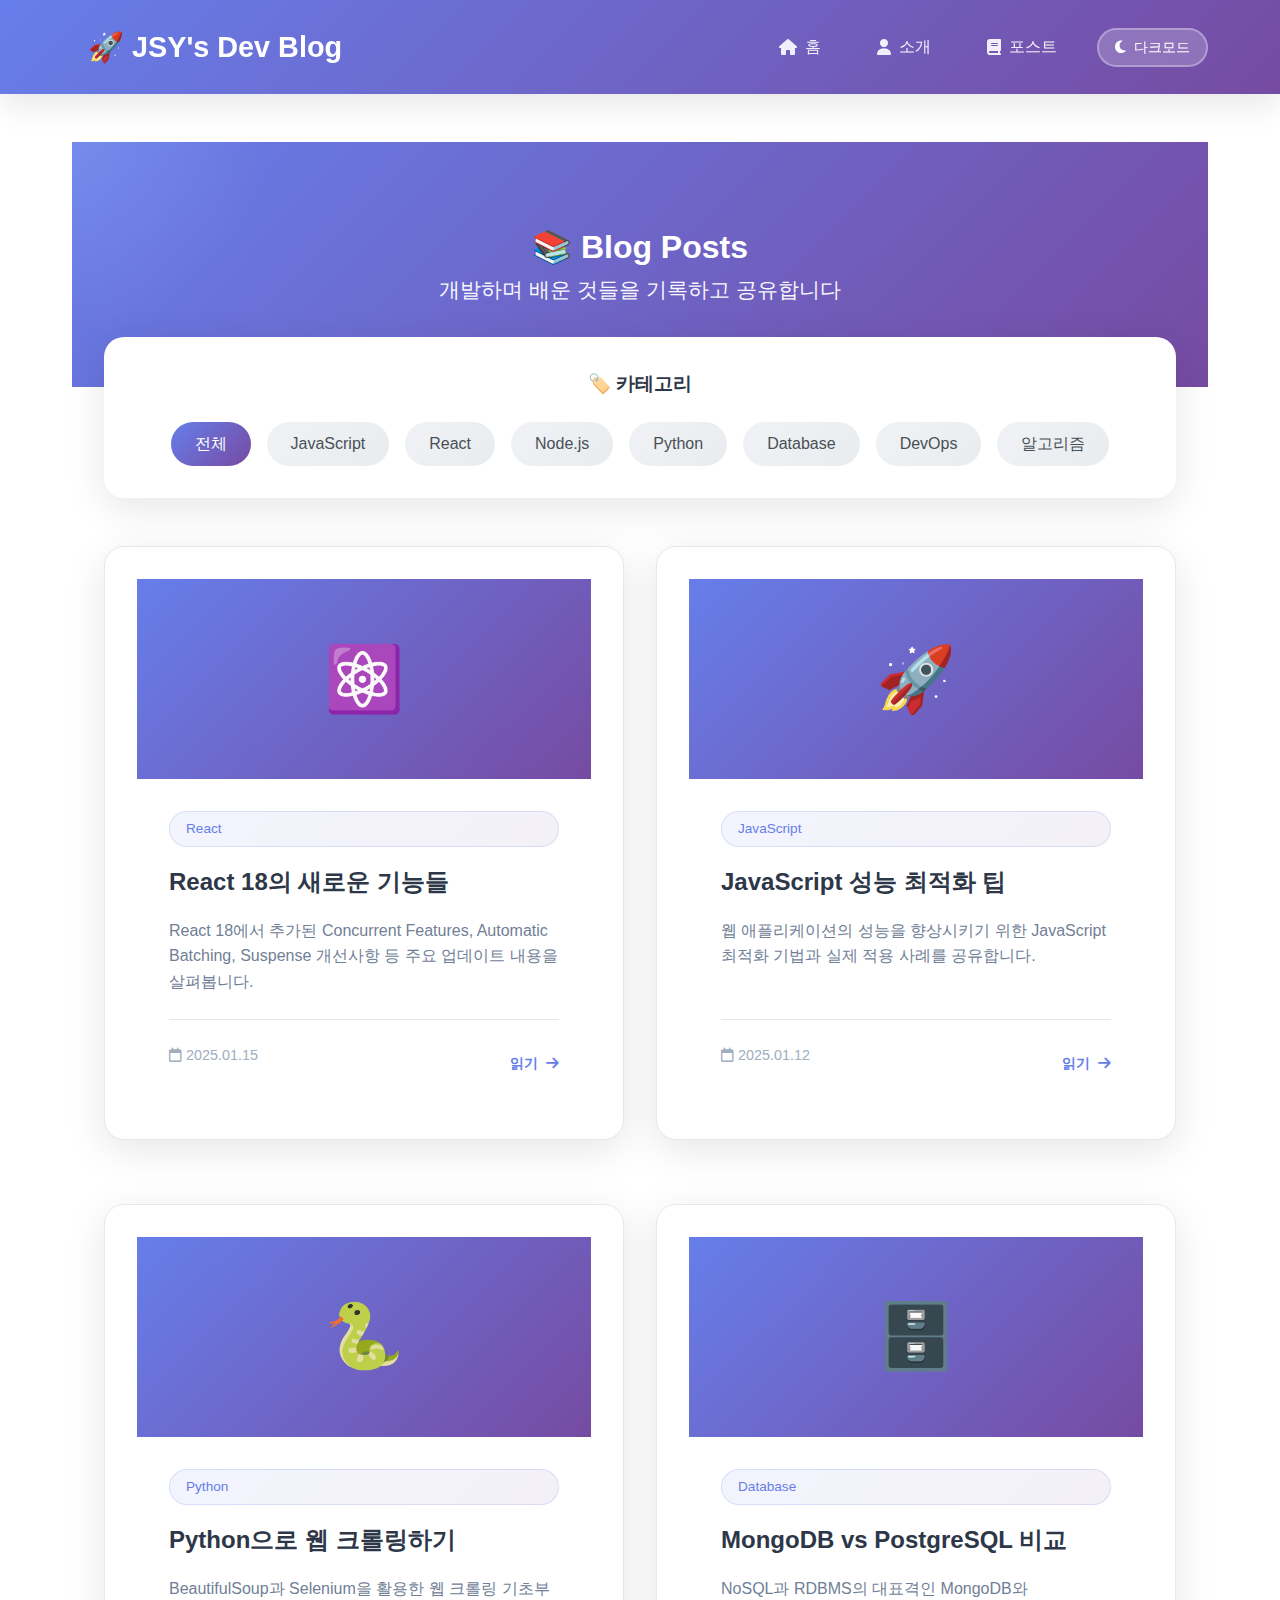
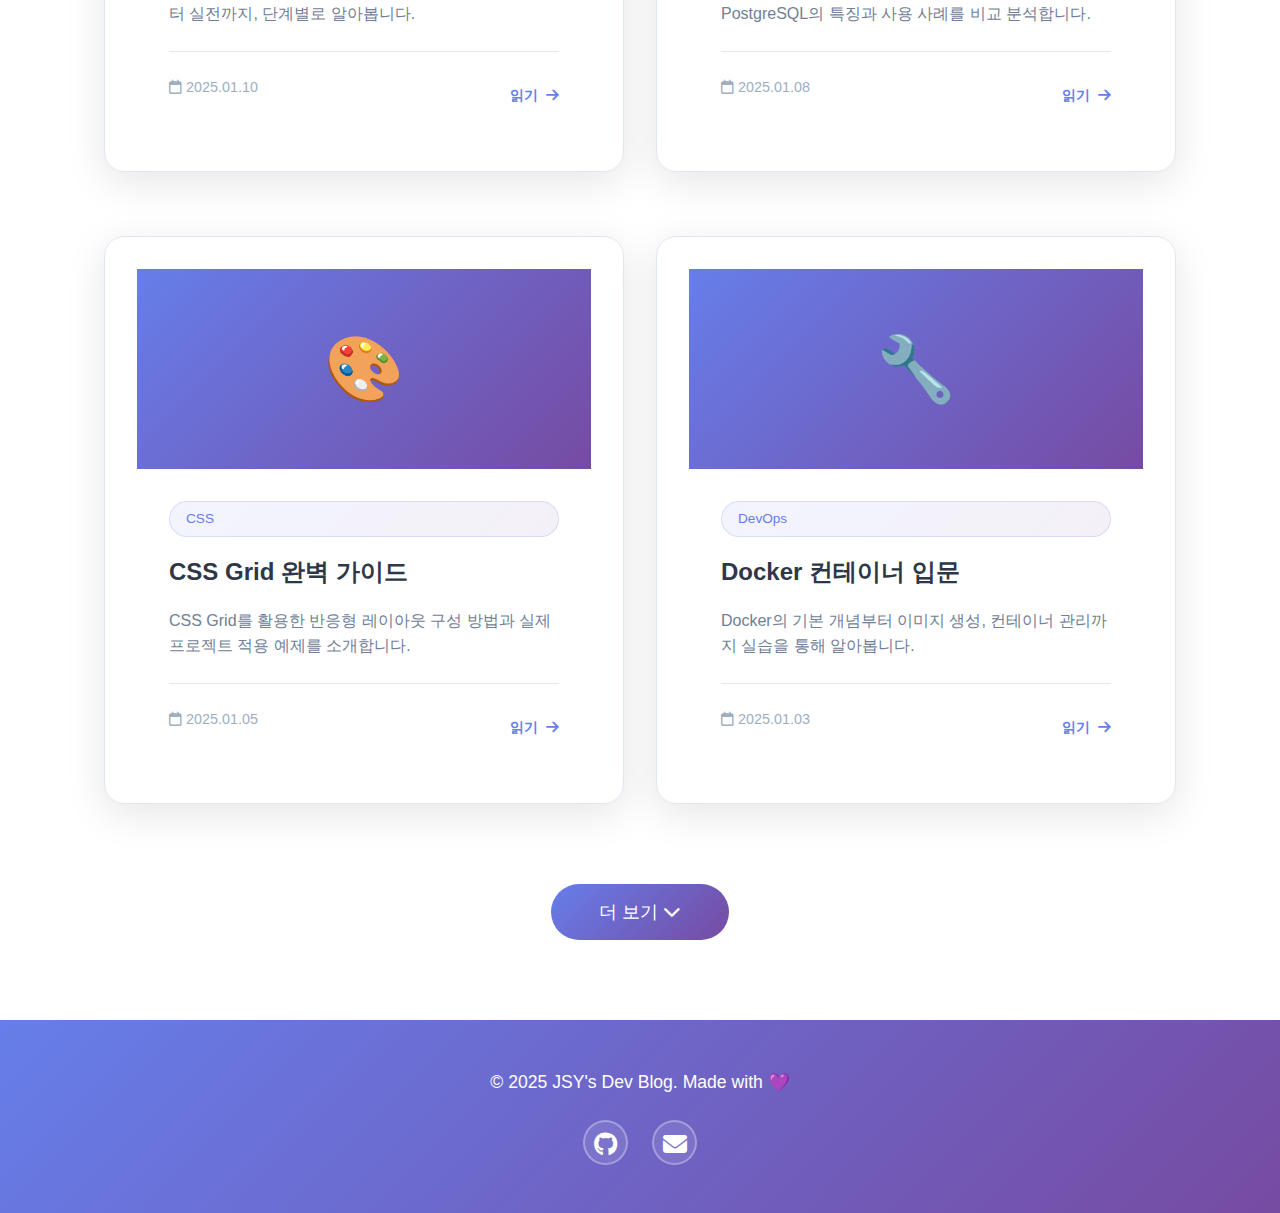
<file: posts.html>
<!DOCTYPE html>
<html lang="ko">
<head>
    <meta charset="UTF-8">
    <meta name="viewport" content="width=device-width, initial-scale=1.0">
    <title>Posts - JSY's Dev Blog</title>
    <link rel="stylesheet" href="modern-style.css">
    <link rel="stylesheet" href="https://cdnjs.cloudflare.com/ajax/libs/font-awesome/6.5.1/css/all.min.css">
    <style>
        .posts-hero {
            background: linear-gradient(135deg, #667eea 0%, #764ba2 100%);
            color: white;
            padding: 5rem 2rem;
            text-align: center;
            position: relative;
            overflow: hidden;
        }
        .posts-hero::before {
            content: '';
            position: absolute;
            width: 400px;
            height: 400px;
            background: radial-gradient(circle, rgba(255,255,255,0.1) 0%, transparent 70%);
            top: -200px;
            left: -200px;
            animation: float 20s ease-in-out infinite;
        }
        @keyframes float {
            0%, 100% { transform: translate(0, 0) rotate(0deg); }
            50% { transform: translate(50px, 50px) rotate(180deg); }
        }
        .posts-container {
            max-width: 1200px;
            margin: -50px auto 3rem;
            padding: 0 2rem;
            position: relative;
            z-index: 1;
        }
        .filter-section {
            background: white;
            padding: 2rem;
            border-radius: 20px;
            box-shadow: 0 10px 40px rgba(0,0,0,0.1);
            margin-bottom: 3rem;
        }
        .filter-tags {
            display: flex;
            flex-wrap: wrap;
            gap: 1rem;
            justify-content: center;
        }
        .filter-tag {
            padding: 0.7rem 1.5rem;
            border-radius: 25px;
            background: linear-gradient(135deg, #f0f2f5 0%, #e9ecef 100%);
            color: #495057;
            border: none;
            cursor: pointer;
            transition: all 0.3s ease;
            font-size: 1rem;
        }
        .filter-tag:hover {
            transform: translateY(-3px);
            box-shadow: 0 10px 20px rgba(0,0,0,0.1);
        }
        .filter-tag.active {
            background: linear-gradient(135deg, #667eea 0%, #764ba2 100%);
            color: white;
        }
        .posts-grid {
            display: grid;
            grid-template-columns: repeat(auto-fill, minmax(350px, 1fr));
            gap: 2rem;
        }
        .post-card {
            background: white;
            border-radius: 20px;
            overflow: hidden;
            box-shadow: 0 10px 40px rgba(0,0,0,0.1);
            transition: all 0.3s ease;
            display: flex;
            flex-direction: column;
        }
        .post-card:hover {
            transform: translateY(-10px);
            box-shadow: 0 20px 60px rgba(102,126,234,0.2);
        }
        .post-thumbnail {
            height: 200px;
            background: linear-gradient(135deg, #667eea 0%, #764ba2 100%);
            position: relative;
            display: flex;
            align-items: center;
            justify-content: center;
            font-size: 4rem;
            color: white;
        }
        .post-content {
            padding: 2rem;
            flex: 1;
            display: flex;
            flex-direction: column;
        }
        .post-category {
            display: inline-block;
            padding: 0.4rem 1rem;
            background: linear-gradient(135deg, #667eea15 0%, #764ba215 100%);
            color: #667eea;
            border-radius: 20px;
            font-size: 0.85rem;
            margin-bottom: 1rem;
            border: 1px solid #667eea30;
        }
        .post-title {
            font-size: 1.5rem;
            color: #2d3748;
            margin-bottom: 1rem;
            font-weight: 700;
        }
        .post-excerpt {
            color: #718096;
            line-height: 1.6;
            margin-bottom: 1.5rem;
            flex: 1;
        }
        .post-meta {
            display: flex;
            justify-content: space-between;
            align-items: center;
            color: #a0aec0;
            font-size: 0.9rem;
            padding-top: 1rem;
            border-top: 1px solid #e2e8f0;
        }
        .read-more {
            display: inline-flex;
            align-items: center;
            gap: 0.5rem;
            color: #667eea;
            text-decoration: none;
            font-weight: 600;
            transition: all 0.3s ease;
        }
        .read-more:hover {
            gap: 1rem;
        }
        .load-more {
            text-align: center;
            margin-top: 3rem;
        }
        .load-more button {
            padding: 1rem 3rem;
            background: linear-gradient(135deg, #667eea 0%, #764ba2 100%);
            color: white;
            border: none;
            border-radius: 30px;
            font-size: 1.1rem;
            cursor: pointer;
            transition: all 0.3s ease;
        }
        .load-more button:hover {
            transform: translateY(-3px);
            box-shadow: 0 15px 30px rgba(102,126,234,0.3);
        }
    </style>
</head>
<body>
    <header>
        <nav>
            <h1><a href="index.html">🚀 JSY's Dev Blog</a></h1>
            <ul>
                <li><a href="index.html"><i class="fas fa-home"></i> 홈</a></li>
                <li><a href="about.html"><i class="fas fa-user"></i> 소개</a></li>
                <li><a href="posts.html" class="active"><i class="fas fa-book"></i> 포스트</a></li>
                <li><button class="theme-toggle" onclick="toggleTheme()"><i class="fas fa-moon"></i> 다크모드</button></li>
            </ul>
        </nav>
    </header>

    <main>
        <div class="posts-hero">
            <h1>📚 Blog Posts</h1>
            <p style="font-size: 1.3rem; opacity: 0.95;">개발하며 배운 것들을 기록하고 공유합니다</p>
        </div>

        <div class="posts-container">
            <div class="filter-section">
                <h3 style="text-align: center; margin-bottom: 1.5rem; color: #2d3748;">🏷️ 카테고리</h3>
                <div class="filter-tags">
                    <button class="filter-tag active">전체</button>
                    <button class="filter-tag">JavaScript</button>
                    <button class="filter-tag">React</button>
                    <button class="filter-tag">Node.js</button>
                    <button class="filter-tag">Python</button>
                    <button class="filter-tag">Database</button>
                    <button class="filter-tag">DevOps</button>
                    <button class="filter-tag">알고리즘</button>
                </div>
            </div>

            <div class="posts-grid">
                <article class="post-card">
                    <div class="post-thumbnail">⚛️</div>
                    <div class="post-content">
                        <span class="post-category">React</span>
                        <h2 class="post-title">React 18의 새로운 기능들</h2>
                        <p class="post-excerpt">React 18에서 추가된 Concurrent Features, Automatic Batching, Suspense 개선사항 등 주요 업데이트 내용을 살펴봅니다.</p>
                        <div class="post-meta">
                            <span><i class="far fa-calendar"></i> 2025.01.15</span>
                            <a href="#" class="read-more">읽기 <i class="fas fa-arrow-right"></i></a>
                        </div>
                    </div>
                </article>

                <article class="post-card">
                    <div class="post-thumbnail">🚀</div>
                    <div class="post-content">
                        <span class="post-category">JavaScript</span>
                        <h2 class="post-title">JavaScript 성능 최적화 팁</h2>
                        <p class="post-excerpt">웹 애플리케이션의 성능을 향상시키기 위한 JavaScript 최적화 기법과 실제 적용 사례를 공유합니다.</p>
                        <div class="post-meta">
                            <span><i class="far fa-calendar"></i> 2025.01.12</span>
                            <a href="#" class="read-more">읽기 <i class="fas fa-arrow-right"></i></a>
                        </div>
                    </div>
                </article>

                <article class="post-card">
                    <div class="post-thumbnail">🐍</div>
                    <div class="post-content">
                        <span class="post-category">Python</span>
                        <h2 class="post-title">Python으로 웹 크롤링하기</h2>
                        <p class="post-excerpt">BeautifulSoup과 Selenium을 활용한 웹 크롤링 기초부터 실전까지, 단계별로 알아봅니다.</p>
                        <div class="post-meta">
                            <span><i class="far fa-calendar"></i> 2025.01.10</span>
                            <a href="#" class="read-more">읽기 <i class="fas fa-arrow-right"></i></a>
                        </div>
                    </div>
                </article>

                <article class="post-card">
                    <div class="post-thumbnail">🗄️</div>
                    <div class="post-content">
                        <span class="post-category">Database</span>
                        <h2 class="post-title">MongoDB vs PostgreSQL 비교</h2>
                        <p class="post-excerpt">NoSQL과 RDBMS의 대표격인 MongoDB와 PostgreSQL의 특징과 사용 사례를 비교 분석합니다.</p>
                        <div class="post-meta">
                            <span><i class="far fa-calendar"></i> 2025.01.08</span>
                            <a href="#" class="read-more">읽기 <i class="fas fa-arrow-right"></i></a>
                        </div>
                    </div>
                </article>

                <article class="post-card">
                    <div class="post-thumbnail">🎨</div>
                    <div class="post-content">
                        <span class="post-category">CSS</span>
                        <h2 class="post-title">CSS Grid 완벽 가이드</h2>
                        <p class="post-excerpt">CSS Grid를 활용한 반응형 레이아웃 구성 방법과 실제 프로젝트 적용 예제를 소개합니다.</p>
                        <div class="post-meta">
                            <span><i class="far fa-calendar"></i> 2025.01.05</span>
                            <a href="#" class="read-more">읽기 <i class="fas fa-arrow-right"></i></a>
                        </div>
                    </div>
                </article>

                <article class="post-card">
                    <div class="post-thumbnail">🔧</div>
                    <div class="post-content">
                        <span class="post-category">DevOps</span>
                        <h2 class="post-title">Docker 컨테이너 입문</h2>
                        <p class="post-excerpt">Docker의 기본 개념부터 이미지 생성, 컨테이너 관리까지 실습을 통해 알아봅니다.</p>
                        <div class="post-meta">
                            <span><i class="far fa-calendar"></i> 2025.01.03</span>
                            <a href="#" class="read-more">읽기 <i class="fas fa-arrow-right"></i></a>
                        </div>
                    </div>
                </article>
            </div>

            <div class="load-more">
                <button onclick="loadMore()">더 보기 <i class="fas fa-chevron-down"></i></button>
            </div>
        </div>
    </main>

    <footer>
        <p>© 2025 JSY's Dev Blog. Made with 💜</p>
        <div class="social-links">
            <a href="https://github.com/jsy0703" target="_blank"><i class="fab fa-github"></i></a>
            <a href="mailto:jsy0703@example.com"><i class="fas fa-envelope"></i></a>
        </div>
    </footer>

    <script>
        function toggleTheme() {
            const body = document.body;
            const button = document.querySelector('.theme-toggle');
            
            if (body.getAttribute('data-theme') === 'dark') {
                body.removeAttribute('data-theme');
                button.innerHTML = '<i class="fas fa-moon"></i> 다크모드';
                localStorage.setItem('theme', 'light');
            } else {
                body.setAttribute('data-theme', 'dark');
                button.innerHTML = '<i class="fas fa-sun"></i> 라이트모드';
                localStorage.setItem('theme', 'dark');
            }
        }

        // 카테고리 필터
        const filterTags = document.querySelectorAll('.filter-tag');
        filterTags.forEach(tag => {
            tag.addEventListener('click', function() {
                filterTags.forEach(t => t.classList.remove('active'));
                this.classList.add('active');
            });
        });

        // 더 보기 기능
        function loadMore() {
            alert('더 많은 포스트를 불러옵니다...');
        }

        // 저장된 테마 적용
        window.addEventListener('DOMContentLoaded', () => {
            const savedTheme = localStorage.getItem('theme');
            if (savedTheme === 'dark') {
                document.body.setAttribute('data-theme', 'dark');
                document.querySelector('.theme-toggle').innerHTML = '<i class="fas fa-sun"></i> 라이트모드';
            }
        });
    </script>
</body>
</html>
</file>
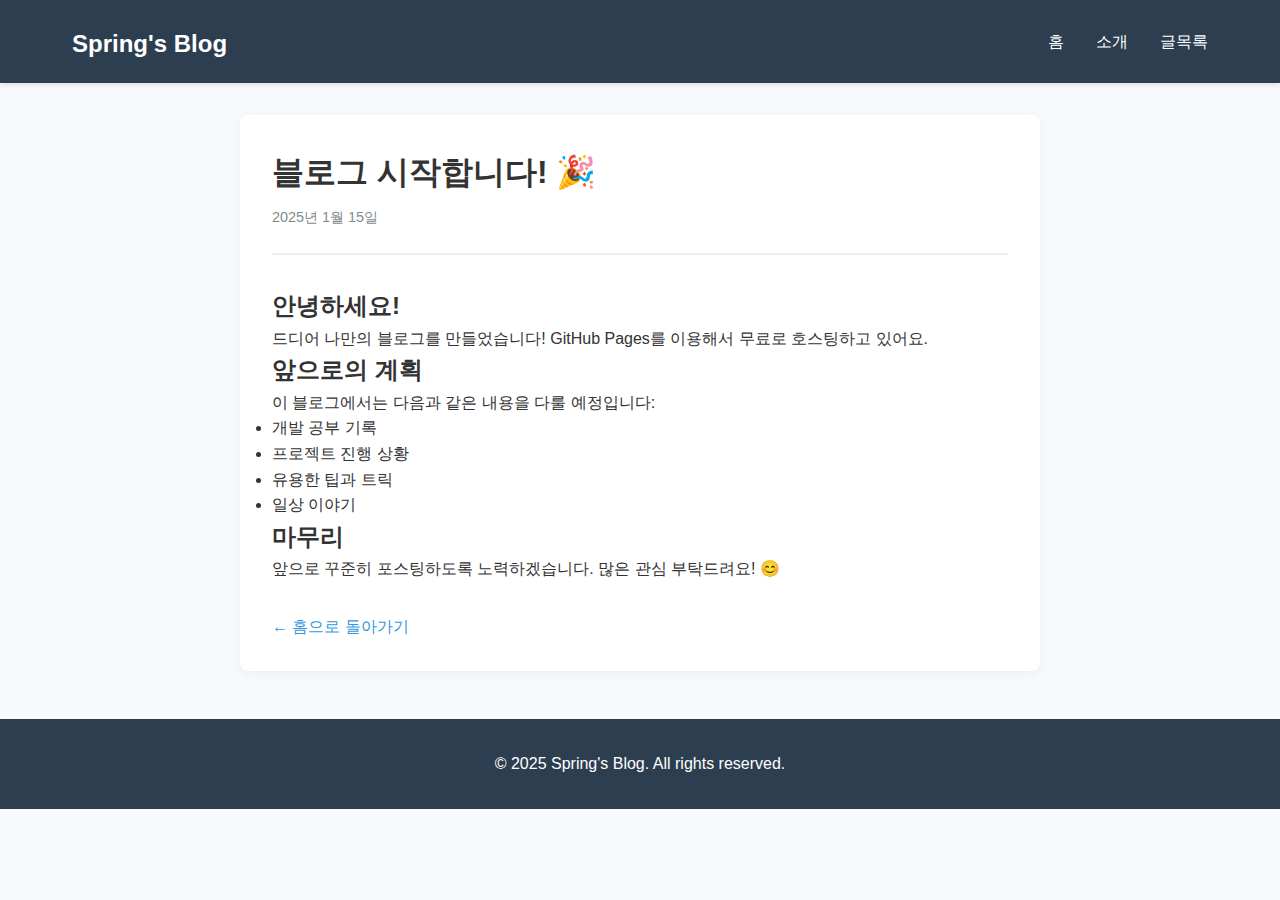
<file: posts/first-post.html>
<!DOCTYPE html>
<html lang="ko">
<head>
    <meta charset="UTF-8">
    <meta name="viewport" content="width=device-width, initial-scale=1.0">
    <title>나의 첫 블로그 포스트 - Spring's Blog</title>
    <link rel="stylesheet" href="../style.css">
    <style>
        .post-content {
            background: white;
            padding: 2rem;
            border-radius: 8px;
            box-shadow: 0 2px 10px rgba(0,0,0,0.05);
            max-width: 800px;
            margin: 0 auto;
        }
        .post-header {
            border-bottom: 2px solid #ecf0f1;
            padding-bottom: 1rem;
            margin-bottom: 2rem;
        }
        .back-link {
            display: inline-block;
            margin-top: 2rem;
            color: #3498db;
            text-decoration: none;
        }
    </style>
</head>
<body>
    <header>
        <nav>
            <h1><a href="../index.html">Spring's Blog</a></h1>
            <ul>
                <li><a href="../index.html">홈</a></li>
                <li><a href="../about.html">소개</a></li>
                <li><a href="../posts.html">글목록</a></li>
            </ul>
        </nav>
    </header>

    <main>
        <article class="post-content">
            <div class="post-header">
                <h1>블로그 시작합니다! 🎉</h1>
                <p class="date">2025년 1월 15일</p>
            </div>
            
            <h2>안녕하세요!</h2>
            <p>
                드디어 나만의 블로그를 만들었습니다! 
                GitHub Pages를 이용해서 무료로 호스팅하고 있어요.
            </p>
            
            <h2>앞으로의 계획</h2>
            <p>이 블로그에서는 다음과 같은 내용을 다룰 예정입니다:</p>
            <ul>
                <li>개발 공부 기록</li>
                <li>프로젝트 진행 상황</li>
                <li>유용한 팁과 트릭</li>
                <li>일상 이야기</li>
            </ul>
            
            <h2>마무리</h2>
            <p>
                앞으로 꾸준히 포스팅하도록 노력하겠습니다. 
                많은 관심 부탁드려요! 😊
            </p>
            
            <a href="../index.html" class="back-link">← 홈으로 돌아가기</a>
        </article>
    </main>

    <footer>
        <p>&copy; 2025 Spring's Blog. All rights reserved.</p>
    </footer>
</body>
</html>
</file>
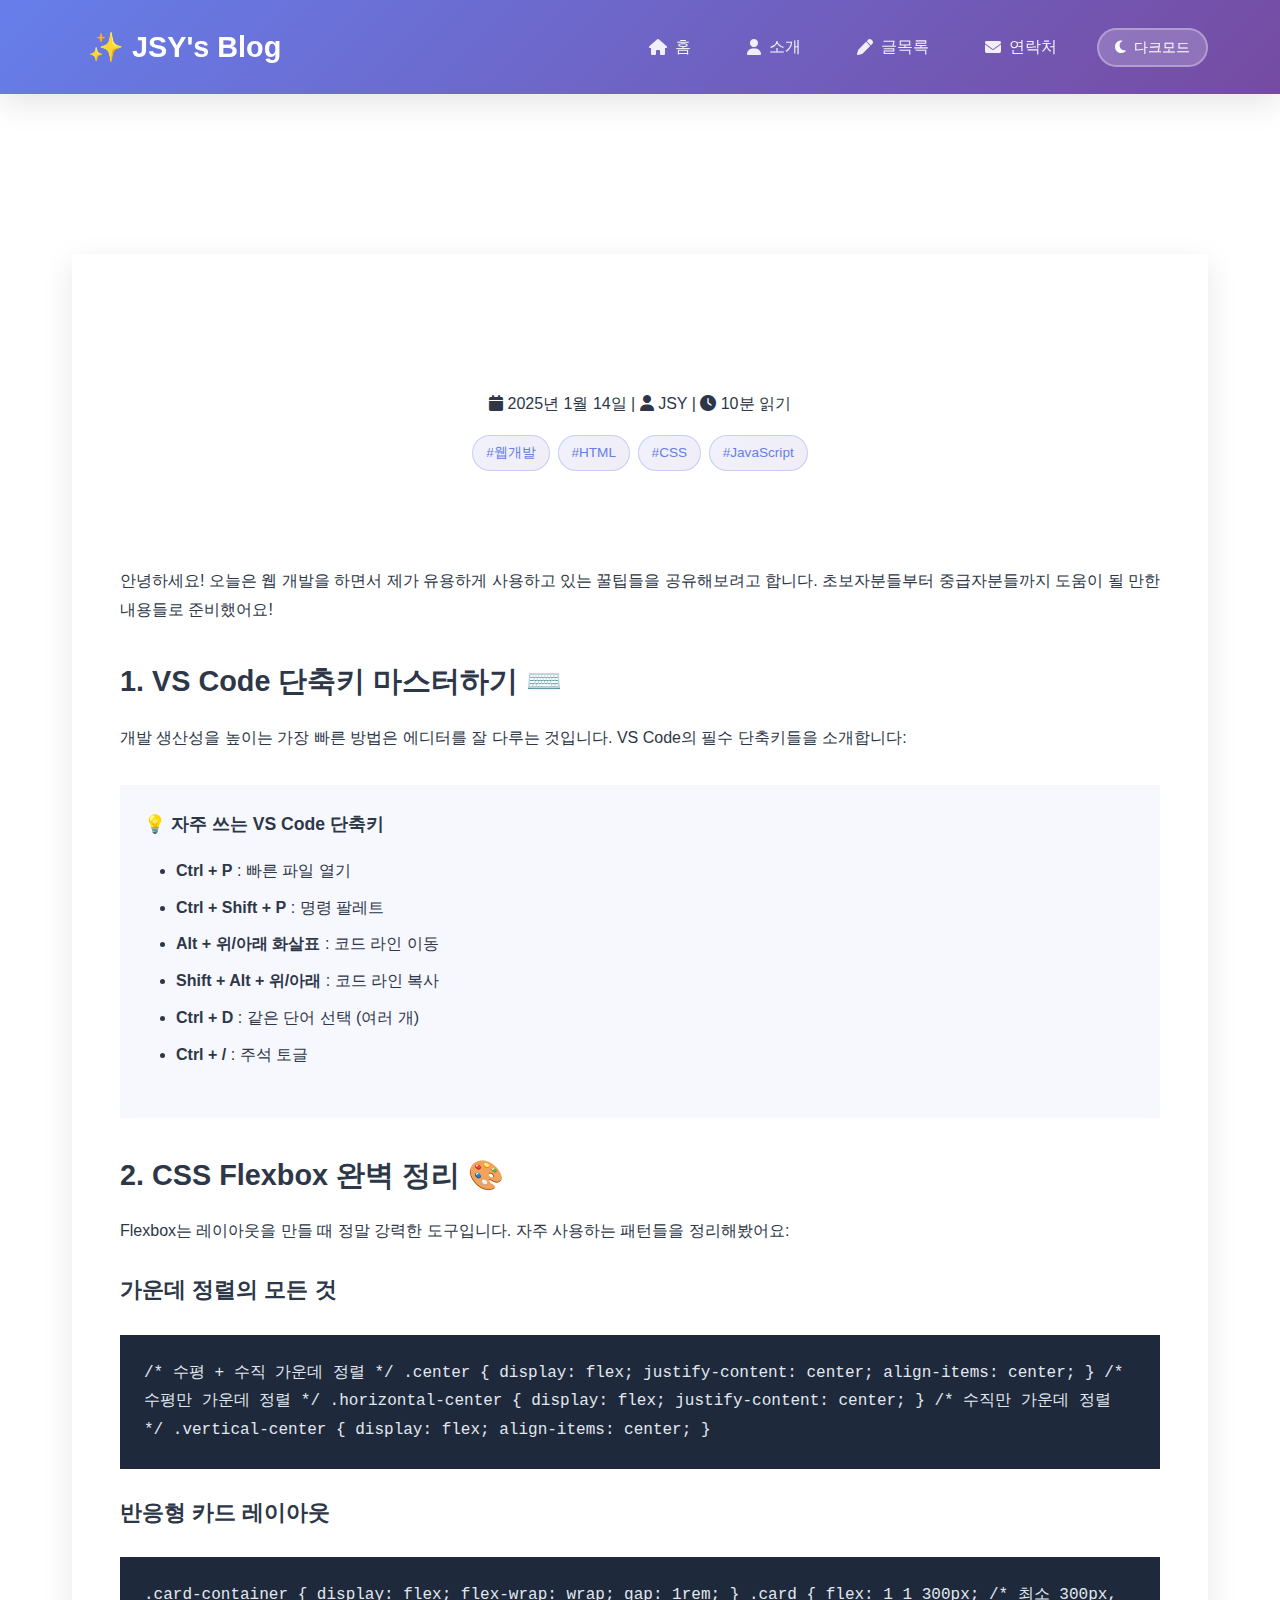
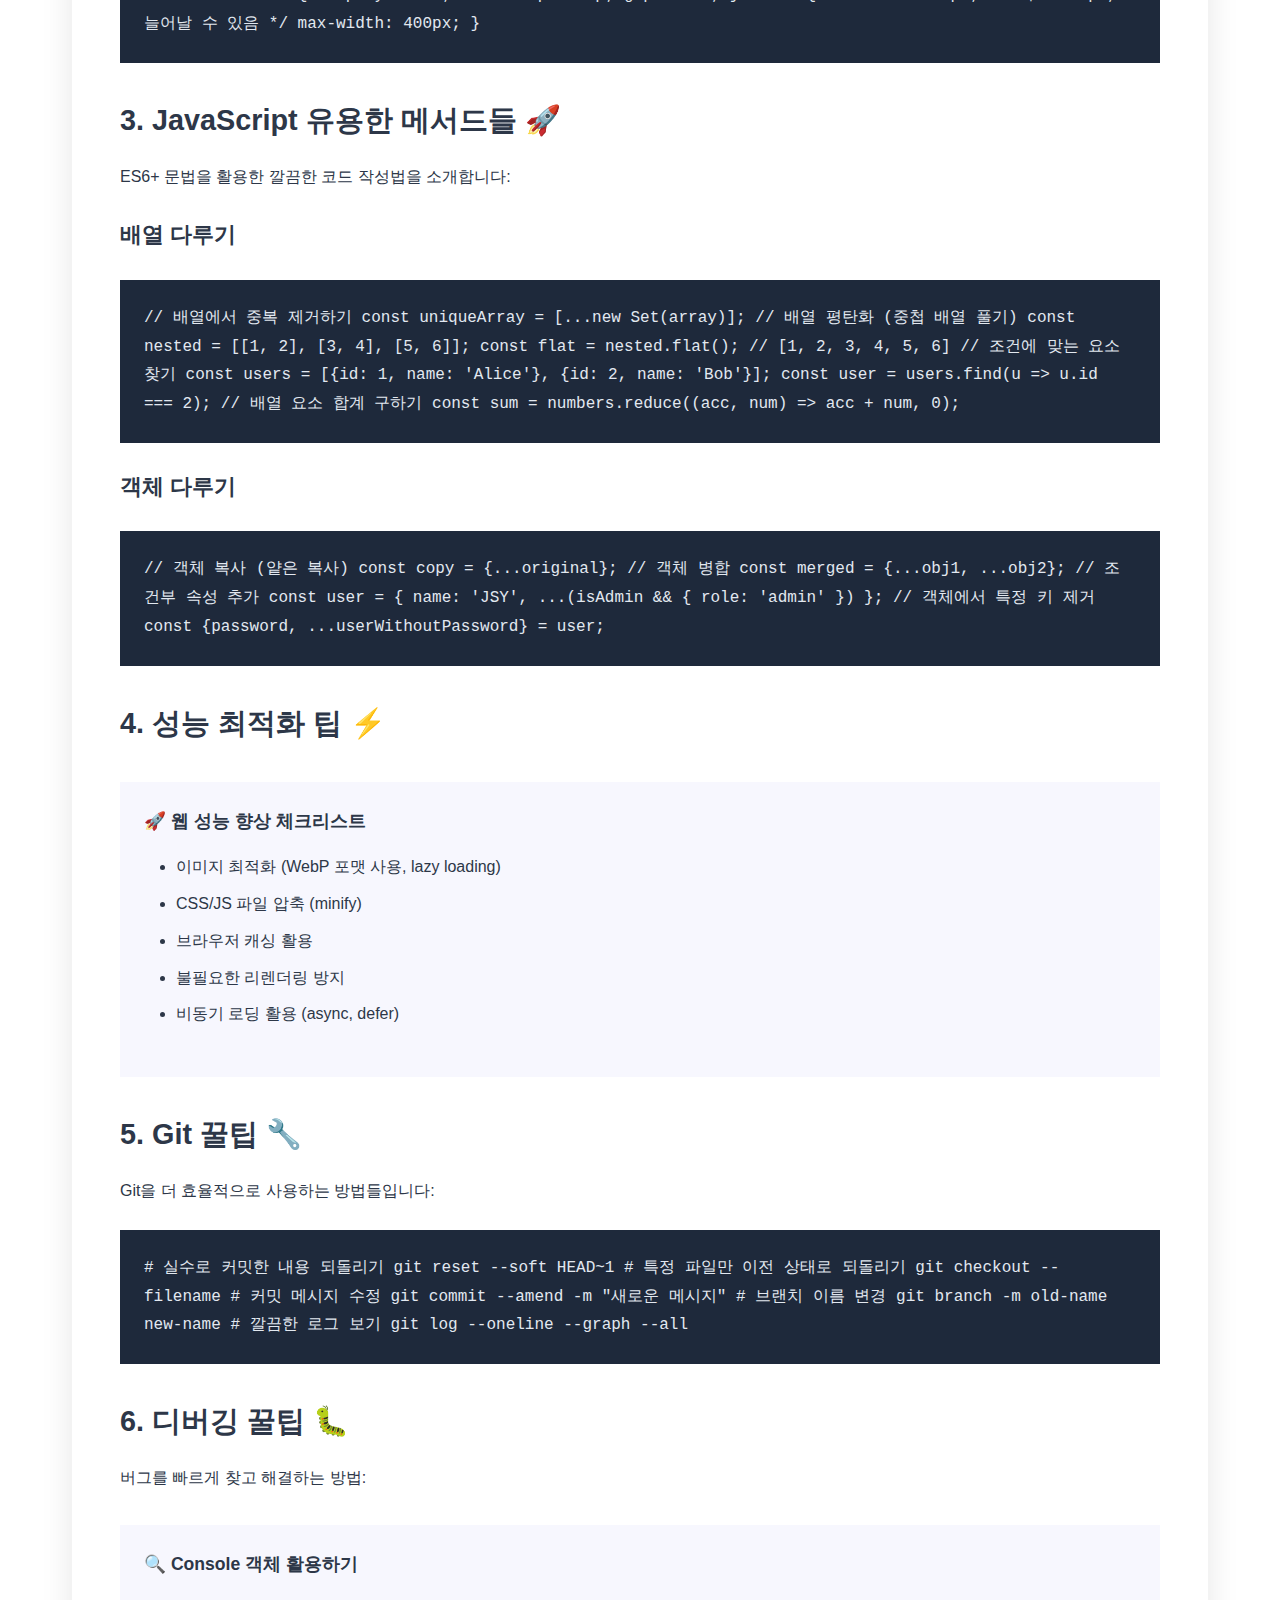
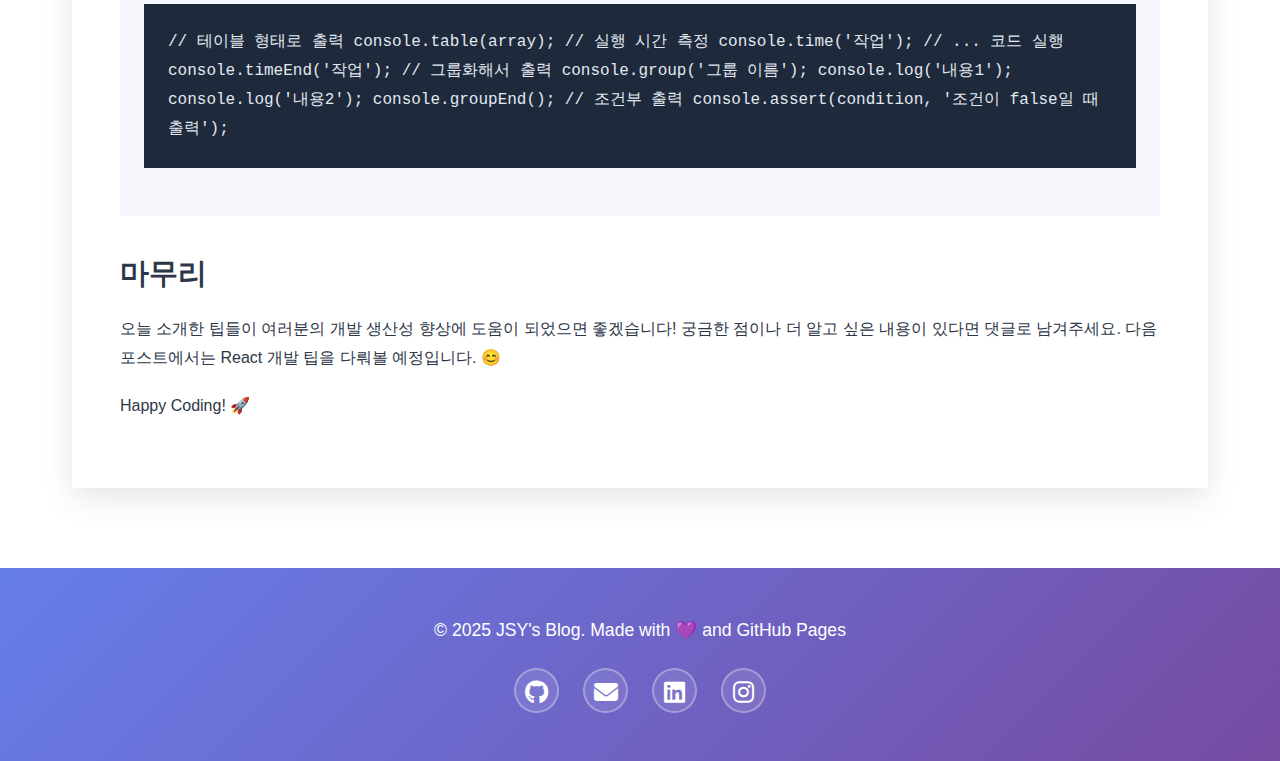
<file: posts/web-development-tips.html>
<!DOCTYPE html>
<html lang="ko">
<head>
    <meta charset="UTF-8">
    <meta name="viewport" content="width=device-width, initial-scale=1.0">
    <title>웹 개발 꿀팁 모음 - JSY's Blog</title>
    <link rel="stylesheet" href="../modern-style.css">
    <link rel="stylesheet" href="https://cdnjs.cloudflare.com/ajax/libs/font-awesome/6.5.1/css/all.min.css">
    <style>
        .post-content {
            background: var(--white);
            padding: 3rem;
            border-radius: var(--radius-lg);
            margin: 2rem 0;
            box-shadow: var(--shadow);
            line-height: 1.8;
        }
        .post-header {
            text-align: center;
            margin-bottom: 3rem;
            padding-bottom: 2rem;
            border-bottom: 2px solid var(--bg);
        }
        .post-title {
            font-size: 2.5rem;
            font-weight: 800;
            margin-bottom: 1rem;
            background: var(--gradient);
            -webkit-background-clip: text;
            -webkit-text-fill-color: transparent;
            background-clip: text;
        }
        .post-meta {
            color: var(--light);
            font-size: 1rem;
        }
        .post-content h2 {
            font-size: 1.8rem;
            margin: 2rem 0 1rem;
            color: var(--primary);
        }
        .post-content h3 {
            font-size: 1.4rem;
            margin: 1.5rem 0 0.8rem;
            color: var(--dark);
        }
        .post-content p {
            margin-bottom: 1.2rem;
            color: var(--dark);
        }
        .post-content ul, .post-content ol {
            margin: 1rem 0 1.5rem 2rem;
        }
        .post-content li {
            margin-bottom: 0.5rem;
        }
        .code-block {
            background: #1e293b;
            color: #e2e8f0;
            padding: 1.5rem;
            border-radius: var(--radius);
            margin: 1.5rem 0;
            overflow-x: auto;
            font-family: 'Consolas', 'Monaco', monospace;
        }
        .tip-box {
            background: rgba(99,102,241,0.05);
            border-left: 4px solid var(--primary);
            padding: 1.5rem;
            margin: 2rem 0;
            border-radius: var(--radius);
        }
        .tip-box h4 {
            color: var(--primary);
            margin-bottom: 0.5rem;
            font-size: 1.1rem;
        }
        .back-button {
            display: inline-flex;
            align-items: center;
            gap: 0.5rem;
            margin-bottom: 2rem;
            padding: 0.7rem 1.5rem;
            background: var(--gradient);
            color: white;
            text-decoration: none;
            border-radius: 100px;
            font-weight: 600;
            transition: all 0.3s ease;
        }
        .back-button:hover {
            transform: translateX(-5px);
            box-shadow: 0 6px 25px rgba(99,102,241,0.3);
        }
    </style>
</head>
<body>
    <header>
        <nav>
            <h1><a href="../index.html">✨ JSY's Blog</a></h1>
            <ul>
                <li><a href="../index.html"><i class="fas fa-home"></i> 홈</a></li>
                <li><a href="../about.html"><i class="fas fa-user"></i> 소개</a></li>
                <li><a href="../posts.html"><i class="fas fa-pen"></i> 글목록</a></li>
                <li><a href="#contact"><i class="fas fa-envelope"></i> 연락처</a></li>
                <li><button class="theme-toggle" onclick="toggleTheme()"><i class="fas fa-moon"></i> 다크모드</button></li>
            </ul>
        </nav>
    </header>

    <main>
        <a href="../index.html" class="back-button">
            <i class="fas fa-arrow-left"></i> 목록으로 돌아가기
        </a>

        <article class="post-content">
            <div class="post-header">
                <h1 class="post-title">웹 개발 꿀팁 모음 💡</h1>
                <div class="post-meta">
                    <i class="fas fa-calendar"></i> 2025년 1월 14일 | 
                    <i class="fas fa-user"></i> JSY | 
                    <i class="fas fa-clock"></i> 10분 읽기
                </div>
                <div class="tags" style="margin-top: 1rem; justify-content: center;">
                    <span class="tag">#웹개발</span>
                    <span class="tag">#HTML</span>
                    <span class="tag">#CSS</span>
                    <span class="tag">#JavaScript</span>
                </div>
            </div>

            <p>안녕하세요! 오늘은 웹 개발을 하면서 제가 유용하게 사용하고 있는 꿀팁들을 공유해보려고 합니다. 초보자분들부터 중급자분들까지 도움이 될 만한 내용들로 준비했어요!</p>

            <h2>1. VS Code 단축키 마스터하기 ⌨️</h2>
            
            <p>개발 생산성을 높이는 가장 빠른 방법은 에디터를 잘 다루는 것입니다. VS Code의 필수 단축키들을 소개합니다:</p>

            <div class="tip-box">
                <h4>💡 자주 쓰는 VS Code 단축키</h4>
                <ul>
                    <li><strong>Ctrl + P</strong> : 빠른 파일 열기</li>
                    <li><strong>Ctrl + Shift + P</strong> : 명령 팔레트</li>
                    <li><strong>Alt + 위/아래 화살표</strong> : 코드 라인 이동</li>
                    <li><strong>Shift + Alt + 위/아래</strong> : 코드 라인 복사</li>
                    <li><strong>Ctrl + D</strong> : 같은 단어 선택 (여러 개)</li>
                    <li><strong>Ctrl + /</strong> : 주석 토글</li>
                </ul>
            </div>

            <h2>2. CSS Flexbox 완벽 정리 🎨</h2>

            <p>Flexbox는 레이아웃을 만들 때 정말 강력한 도구입니다. 자주 사용하는 패턴들을 정리해봤어요:</p>

            <h3>가운데 정렬의 모든 것</h3>
            <div class="code-block">
/* 수평 + 수직 가운데 정렬 */
.center {
    display: flex;
    justify-content: center;
    align-items: center;
}

/* 수평만 가운데 정렬 */
.horizontal-center {
    display: flex;
    justify-content: center;
}

/* 수직만 가운데 정렬 */
.vertical-center {
    display: flex;
    align-items: center;
}</div>

            <h3>반응형 카드 레이아웃</h3>
            <div class="code-block">
.card-container {
    display: flex;
    flex-wrap: wrap;
    gap: 1rem;
}

.card {
    flex: 1 1 300px; /* 최소 300px, 늘어날 수 있음 */
    max-width: 400px;
}</div>

            <h2>3. JavaScript 유용한 메서드들 🚀</h2>

            <p>ES6+ 문법을 활용한 깔끔한 코드 작성법을 소개합니다:</p>

            <h3>배열 다루기</h3>
            <div class="code-block">
// 배열에서 중복 제거하기
const uniqueArray = [...new Set(array)];

// 배열 평탄화 (중첩 배열 풀기)
const nested = [[1, 2], [3, 4], [5, 6]];
const flat = nested.flat(); // [1, 2, 3, 4, 5, 6]

// 조건에 맞는 요소 찾기
const users = [{id: 1, name: 'Alice'}, {id: 2, name: 'Bob'}];
const user = users.find(u => u.id === 2);

// 배열 요소 합계 구하기
const sum = numbers.reduce((acc, num) => acc + num, 0);</div>

            <h3>객체 다루기</h3>
            <div class="code-block">
// 객체 복사 (얕은 복사)
const copy = {...original};

// 객체 병합
const merged = {...obj1, ...obj2};

// 조건부 속성 추가
const user = {
    name: 'JSY',
    ...(isAdmin && { role: 'admin' })
};

// 객체에서 특정 키 제거
const {password, ...userWithoutPassword} = user;</div>

            <h2>4. 성능 최적화 팁 ⚡</h2>

            <div class="tip-box">
                <h4>🚀 웹 성능 향상 체크리스트</h4>
                <ul>
                    <li>이미지 최적화 (WebP 포맷 사용, lazy loading)</li>
                    <li>CSS/JS 파일 압축 (minify)</li>
                    <li>브라우저 캐싱 활용</li>
                    <li>불필요한 리렌더링 방지</li>
                    <li>비동기 로딩 활용 (async, defer)</li>
                </ul>
            </div>

            <h2>5. Git 꿀팁 🔧</h2>

            <p>Git을 더 효율적으로 사용하는 방법들입니다:</p>

            <div class="code-block">
# 실수로 커밋한 내용 되돌리기
git reset --soft HEAD~1

# 특정 파일만 이전 상태로 되돌리기
git checkout -- filename

# 커밋 메시지 수정
git commit --amend -m "새로운 메시지"

# 브랜치 이름 변경
git branch -m old-name new-name

# 깔끔한 로그 보기
git log --oneline --graph --all</div>

            <h2>6. 디버깅 꿀팁 🐛</h2>

            <p>버그를 빠르게 찾고 해결하는 방법:</p>

            <div class="tip-box">
                <h4>🔍 Console 객체 활용하기</h4>
                <div class="code-block">
// 테이블 형태로 출력
console.table(array);

// 실행 시간 측정
console.time('작업');
// ... 코드 실행
console.timeEnd('작업');

// 그룹화해서 출력
console.group('그룹 이름');
console.log('내용1');
console.log('내용2');
console.groupEnd();

// 조건부 출력
console.assert(condition, '조건이 false일 때 출력');</div>
            </div>

            <h2>마무리</h2>

            <p>오늘 소개한 팁들이 여러분의 개발 생산성 향상에 도움이 되었으면 좋겠습니다! 궁금한 점이나 더 알고 싶은 내용이 있다면 댓글로 남겨주세요. 다음 포스트에서는 React 개발 팁을 다뤄볼 예정입니다. 😊</p>

            <p>Happy Coding! 🚀</p>
        </article>
    </main>

    <footer id="contact">
        <p>&copy; 2025 JSY's Blog. Made with 💜 and GitHub Pages</p>
        <div class="social-links">
            <a href="https://github.com/jsy0703" target="_blank" title="GitHub">
                <i class="fab fa-github"></i>
            </a>
            <a href="mailto:your-email@example.com" title="Email">
                <i class="fas fa-envelope"></i>
            </a>
            <a href="#" title="LinkedIn">
                <i class="fab fa-linkedin"></i>
            </a>
            <a href="#" title="Instagram">
                <i class="fab fa-instagram"></i>
            </a>
        </div>
    </footer>

    <script>
        function toggleTheme() {
            const body = document.body;
            const button = document.querySelector('.theme-toggle');
            
            if (body.getAttribute('data-theme') === 'dark') {
                body.removeAttribute('data-theme');
                button.innerHTML = '<i class="fas fa-moon"></i> 다크모드';
                localStorage.setItem('theme', 'light');
            } else {
                body.setAttribute('data-theme', 'dark');
                button.innerHTML = '<i class="fas fa-sun"></i> 라이트모드';
                localStorage.setItem('theme', 'dark');
            }
        }

        window.addEventListener('DOMContentLoaded', () => {
            const savedTheme = localStorage.getItem('theme');
            const button = document.querySelector('.theme-toggle');
            
            if (savedTheme === 'dark') {
                document.body.setAttribute('data-theme', 'dark');
                button.innerHTML = '<i class="fas fa-sun"></i> 라이트모드';
            }
        });
    </script>
</body>
</html>
</file>
<file: modern-style.css>
/* Modern Style CSS - 모던하고 아름다운 디자인 */

* {
    margin: 0;
    padding: 0;
    box-sizing: border-box;
}

:root {
    --primary-color: #667eea;
    --secondary-color: #764ba2;
    --text-color: #2d3748;
    --bg-color: #ffffff;
    --card-bg: #f7fafc;
    --border-color: #e2e8f0;
    --shadow: 0 10px 30px rgba(0,0,0,0.1);
    --transition: all 0.3s cubic-bezier(0.4, 0, 0.2, 1);
}

[data-theme="dark"] {
    --text-color: #e2e8f0;
    --bg-color: #1a202c;
    --card-bg: #2d3748;
    --border-color: #4a5568;
    --shadow: 0 10px 30px rgba(0,0,0,0.5);
}

body {
    font-family: -apple-system, BlinkMacSystemFont, 'Segoe UI', Roboto, 'Helvetica Neue', Arial, sans-serif;
    line-height: 1.6;
    color: var(--text-color);
    background: var(--bg-color);
    transition: var(--transition);
}

/* Header & Navigation */
header {
    background: linear-gradient(135deg, var(--primary-color) 0%, var(--secondary-color) 100%);
    padding: 1rem 0;
    box-shadow: var(--shadow);
    position: sticky;
    top: 0;
    z-index: 1000;
}

nav {
    max-width: 1200px;
    margin: 0 auto;
    padding: 0 2rem;
    display: flex;
    justify-content: space-between;
    align-items: center;
}

nav h1 a {
    color: white;
    text-decoration: none;
    font-size: 1.8rem;
    font-weight: bold;
    transition: var(--transition);
}

nav h1 a:hover {
    transform: scale(1.05);
}

nav ul {
    display: flex;
    list-style: none;
    align-items: center;
    gap: 1.5rem;
}

nav a {
    color: rgba(255,255,255,0.9);
    text-decoration: none;
    padding: 0.5rem 1rem;
    border-radius: 8px;
    transition: var(--transition);
    display: flex;
    align-items: center;
    gap: 0.5rem;
}

nav a:hover {
    background: rgba(255,255,255,0.2);
    color: white;
    transform: translateY(-2px);
}

.theme-toggle {
    background: rgba(255,255,255,0.2);
    color: white;
    border: 2px solid rgba(255,255,255,0.3);
    padding: 0.5rem 1rem;
    border-radius: 25px;
    cursor: pointer;
    font-size: 0.9rem;
    transition: var(--transition);
    display: flex;
    align-items: center;
    gap: 0.5rem;
}

.theme-toggle:hover {
    background: rgba(255,255,255,0.3);
    transform: scale(1.05);
}

/* Main Content */
main {
    max-width: 1200px;
    margin: 3rem auto;
    padding: 0 2rem;
}

/* Hero Section */
.hero {
    background: linear-gradient(135deg, #667eea 0%, #764ba2 100%);
    color: white;
    text-align: center;
    padding: 5rem 2rem;
    border-radius: 20px;
    margin-bottom: 3rem;
    position: relative;
    overflow: hidden;
    box-shadow: var(--shadow);
}

.hero::before {
    content: '';
    position: absolute;
    top: -50%;
    right: -50%;
    width: 200%;
    height: 200%;
    background: radial-gradient(circle, rgba(255,255,255,0.1) 0%, transparent 70%);
    animation: rotate 30s linear infinite;
}

@keyframes rotate {
    from { transform: rotate(0deg); }
    to { transform: rotate(360deg); }
}

.hero h2 {
    font-size: 3rem;
    margin-bottom: 1rem;
    position: relative;
    z-index: 1;
    animation: fadeInDown 1s ease;
}

.hero p {
    font-size: 1.3rem;
    position: relative;
    z-index: 1;
    opacity: 0.95;
    animation: fadeInUp 1s ease 0.5s both;
}

/* Post Cards */
.recent-posts h2 {
    font-size: 2rem;
    margin-bottom: 2rem;
    color: var(--text-color);
    display: flex;
    align-items: center;
    gap: 0.5rem;
}

.post-card {
    background: var(--card-bg);
    padding: 2rem;
    border-radius: 15px;
    margin-bottom: 2rem;
    box-shadow: 0 5px 20px rgba(0,0,0,0.05);
    transition: var(--transition);
    border: 1px solid var(--border-color);
    position: relative;
    overflow: hidden;
}

.post-card::before {
    content: '';
    position: absolute;
    top: 0;
    left: 0;
    width: 0;
    height: 100%;
    background: linear-gradient(90deg, var(--primary-color), var(--secondary-color));
    transition: width 0.3s ease;
    opacity: 0.1;
}

.post-card:hover::before {
    width: 100%;
}

.post-card:hover {
    transform: translateY(-5px);
    box-shadow: var(--shadow);
}

.post-card h3 {
    margin-bottom: 1rem;
    font-size: 1.5rem;
}

.post-card h3 a {
    color: var(--text-color);
    text-decoration: none;
    transition: var(--transition);
}

.post-card h3 a:hover {
    color: var(--primary-color);
}

.post-card .date {
    color: #718096;
    font-size: 0.9rem;
    margin-bottom: 1rem;
    display: flex;
    align-items: center;
    gap: 0.5rem;
}

.post-card .date::before {
    content: '📅';
}

/* Tags */
.tags {
    display: flex;
    gap: 0.5rem;
    flex-wrap: wrap;
    margin: 1rem 0;
}

.tag {
    background: linear-gradient(135deg, rgba(102,126,234,0.1) 0%, rgba(118,75,162,0.1) 100%);
    color: var(--primary-color);
    padding: 0.3rem 0.8rem;
    border-radius: 20px;
    font-size: 0.85rem;
    border: 1px solid rgba(102,126,234,0.3);
    transition: var(--transition);
}

.tag:hover {
    background: linear-gradient(135deg, var(--primary-color) 0%, var(--secondary-color) 100%);
    color: white;
    transform: scale(1.05);
}

/* Read More Button */
.read-more {
    display: inline-block;
    margin-top: 1rem;
    color: var(--primary-color);
    text-decoration: none;
    font-weight: 600;
    transition: var(--transition);
    position: relative;
}

.read-more::after {
    content: '';
    position: absolute;
    bottom: -2px;
    left: 0;
    width: 0;
    height: 2px;
    background: linear-gradient(90deg, var(--primary-color), var(--secondary-color));
    transition: width 0.3s ease;
}

.read-more:hover::after {
    width: 100%;
}

.read-more:hover {
    transform: translateX(5px);
}

/* Footer */
footer {
    background: linear-gradient(135deg, var(--primary-color) 0%, var(--secondary-color) 100%);
    color: white;
    text-align: center;
    padding: 3rem 2rem;
    margin-top: 5rem;
}

footer p {
    margin-bottom: 1.5rem;
    font-size: 1.1rem;
}

.social-links {
    display: flex;
    justify-content: center;
    gap: 1.5rem;
}

.social-links a {
    color: white;
    font-size: 1.5rem;
    transition: var(--transition);
    display: inline-block;
    width: 45px;
    height: 45px;
    line-height: 45px;
    background: rgba(255,255,255,0.1);
    border-radius: 50%;
    border: 2px solid rgba(255,255,255,0.3);
}

.social-links a:hover {
    background: rgba(255,255,255,0.2);
    transform: translateY(-5px) rotate(360deg);
    border-color: white;
}

/* Animations */
@keyframes fadeInDown {
    from {
        opacity: 0;
        transform: translateY(-30px);
    }
    to {
        opacity: 1;
        transform: translateY(0);
    }
}

@keyframes fadeInUp {
    from {
        opacity: 0;
        transform: translateY(30px);
    }
    to {
        opacity: 1;
        transform: translateY(0);
    }
}

@keyframes slideInLeft {
    from {
        opacity: 0;
        transform: translateX(-30px);
    }
    to {
        opacity: 1;
        transform: translateX(0);
    }
}

/* Responsive Design */
@media (max-width: 768px) {
    nav {
        flex-direction: column;
        gap: 1rem;
    }
    
    nav ul {
        flex-wrap: wrap;
        justify-content: center;
    }
    
    .hero h2 {
        font-size: 2rem;
    }
    
    .hero p {
        font-size: 1.1rem;
    }
    
    .post-card {
        padding: 1.5rem;
    }
    
    .social-links {
        gap: 1rem;
    }
}

/* Loading Animation */
.loading {
    display: inline-block;
    width: 30px;
    height: 30px;
    border: 3px solid rgba(102,126,234,0.3);
    border-radius: 50%;
    border-top-color: var(--primary-color);
    animation: spin 1s ease-in-out infinite;
}

@keyframes spin {
    to { transform: rotate(360deg); }
}

/* Scrollbar Styling */
::-webkit-scrollbar {
    width: 10px;
}

::-webkit-scrollbar-track {
    background: var(--card-bg);
}

::-webkit-scrollbar-thumb {
    background: linear-gradient(135deg, var(--primary-color) 0%, var(--secondary-color) 100%);
    border-radius: 5px;
}

::-webkit-scrollbar-thumb:hover {
    background: linear-gradient(135deg, var(--secondary-color) 0%, var(--primary-color) 100%);
}

/* Selection Color */
::selection {
    background: var(--primary-color);
    color: white;
}

::-moz-selection {
    background: var(--primary-color);
    color: white;
}
</file>
<file: style.css>
/* 기본 리셋 */
* {
    margin: 0;
    padding: 0;
    box-sizing: border-box;
}

body {
    font-family: 'Noto Sans KR', -apple-system, BlinkMacSystemFont, sans-serif;
    line-height: 1.6;
    color: #333;
    background-color: #f8f9fa;
}

/* 헤더 스타일 */
header {
    background: #2c3e50;
    color: white;
    padding: 1rem 0;
    box-shadow: 0 2px 5px rgba(0,0,0,0.1);
}

nav {
    max-width: 1200px;
    margin: 0 auto;
    padding: 0 2rem;
    display: flex;
    justify-content: space-between;
    align-items: center;
}

nav h1 a {
    color: white;
    text-decoration: none;
    font-size: 1.5rem;
}

nav ul {
    display: flex;
    list-style: none;
    gap: 2rem;
}

nav a {
    color: white;
    text-decoration: none;
    transition: color 0.3s;
}

nav a:hover {
    color: #3498db;
}

/* 메인 콘텐츠 */
main {
    max-width: 1200px;
    margin: 2rem auto;
    padding: 0 2rem;
}

.hero {
    text-align: center;
    padding: 3rem 0;
    background: white;
    border-radius: 10px;
    margin-bottom: 2rem;
    box-shadow: 0 2px 10px rgba(0,0,0,0.05);
}

.hero h2 {
    color: #2c3e50;
    margin-bottom: 1rem;
    font-size: 2rem;
}

/* 포스트 카드 */
.recent-posts h2 {
    margin-bottom: 1.5rem;
    color: #2c3e50;
}

.post-card {
    background: white;
    padding: 1.5rem;
    margin-bottom: 1.5rem;
    border-radius: 8px;
    box-shadow: 0 2px 10px rgba(0,0,0,0.05);
    transition: transform 0.3s;
}

.post-card:hover {
    transform: translateY(-3px);
    box-shadow: 0 5px 20px rgba(0,0,0,0.1);
}

.post-card h3 a {
    color: #2c3e50;
    text-decoration: none;
}

.post-card h3 a:hover {
    color: #3498db;
}

.date {
    color: #7f8c8d;
    font-size: 0.9rem;
    margin: 0.5rem 0;
}

.read-more {
    color: #3498db;
    text-decoration: none;
    font-weight: bold;
}

/* 푸터 */
footer {
    background: #2c3e50;
    color: white;
    text-align: center;
    padding: 2rem 0;
    margin-top: 3rem;
}

.social-links {
    margin-top: 1rem;
}

.social-links a {
    color: white;
    margin: 0 1rem;
    text-decoration: none;
}

/* 반응형 */
@media (max-width: 768px) {
    nav {
        flex-direction: column;
        gap: 1rem;
    }
    
    nav ul {
        flex-direction: column;
        text-align: center;
        gap: 1rem;
    }
}
</file>
